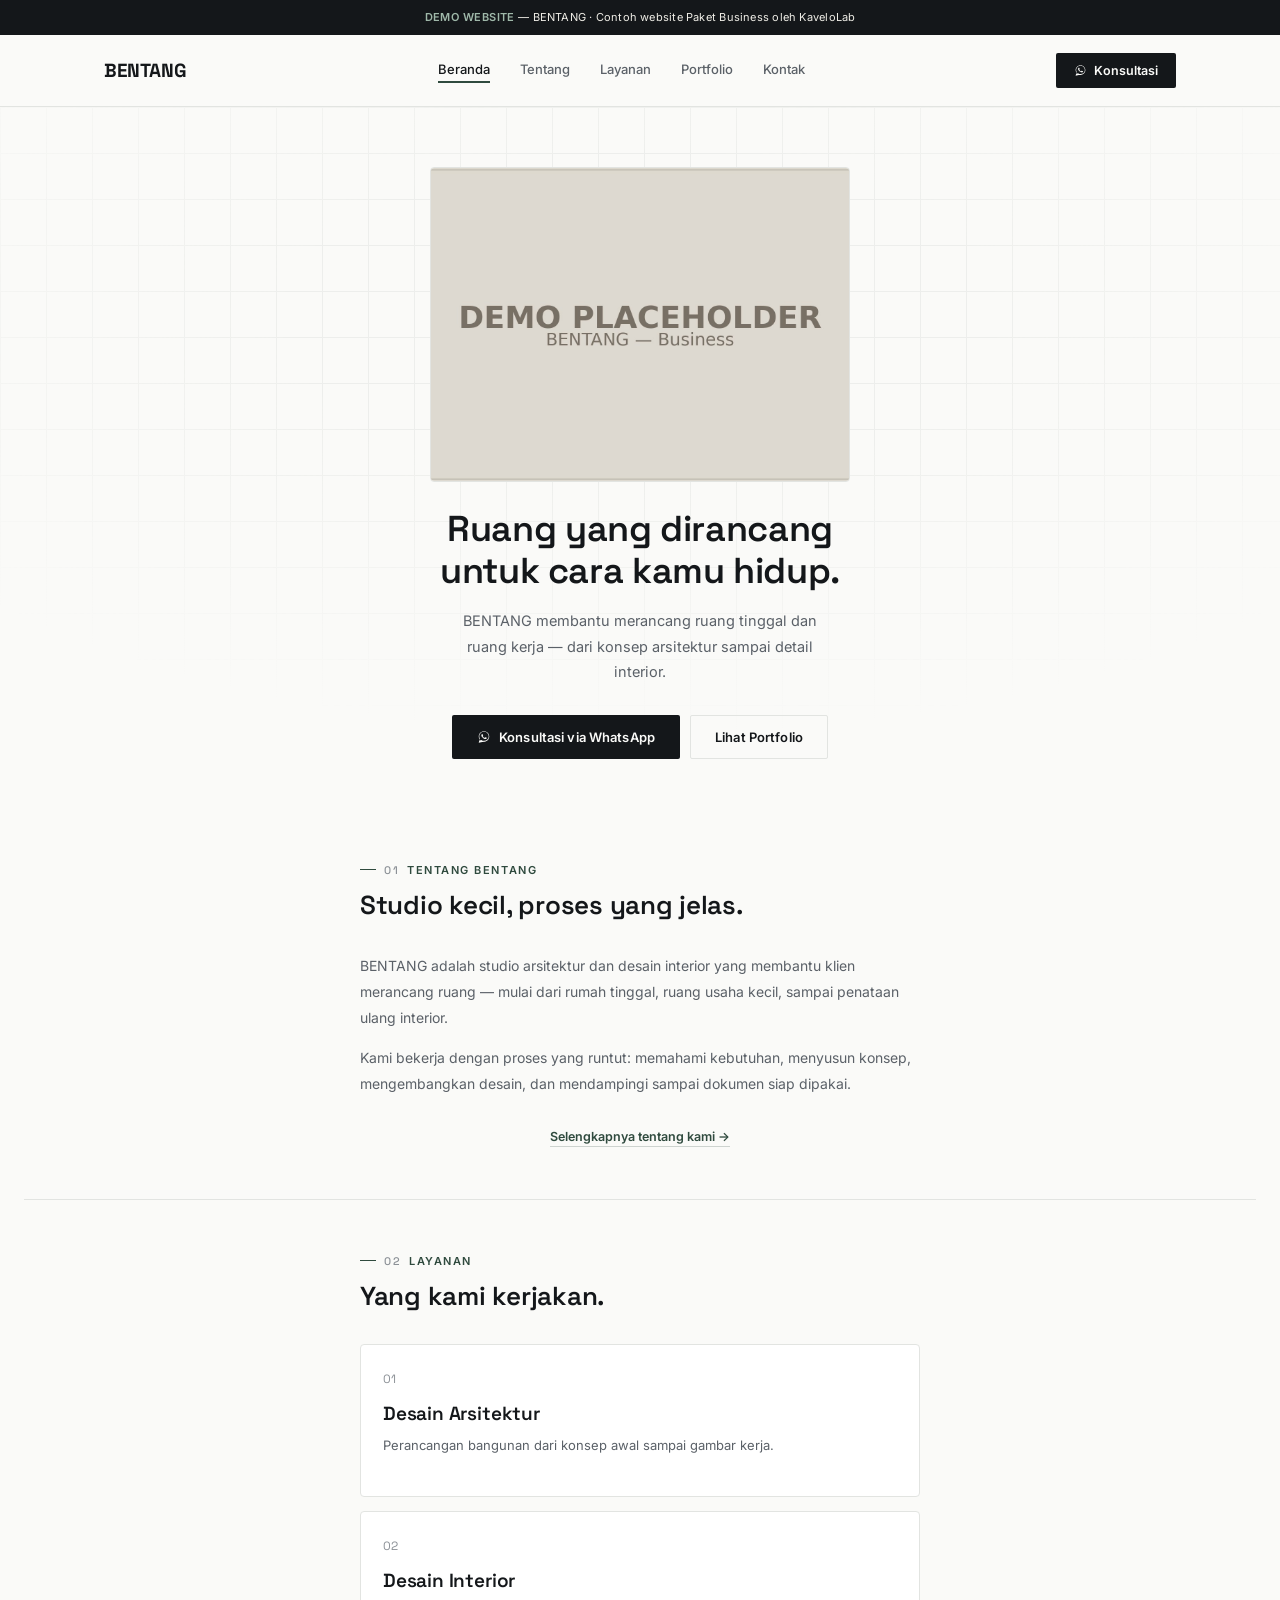
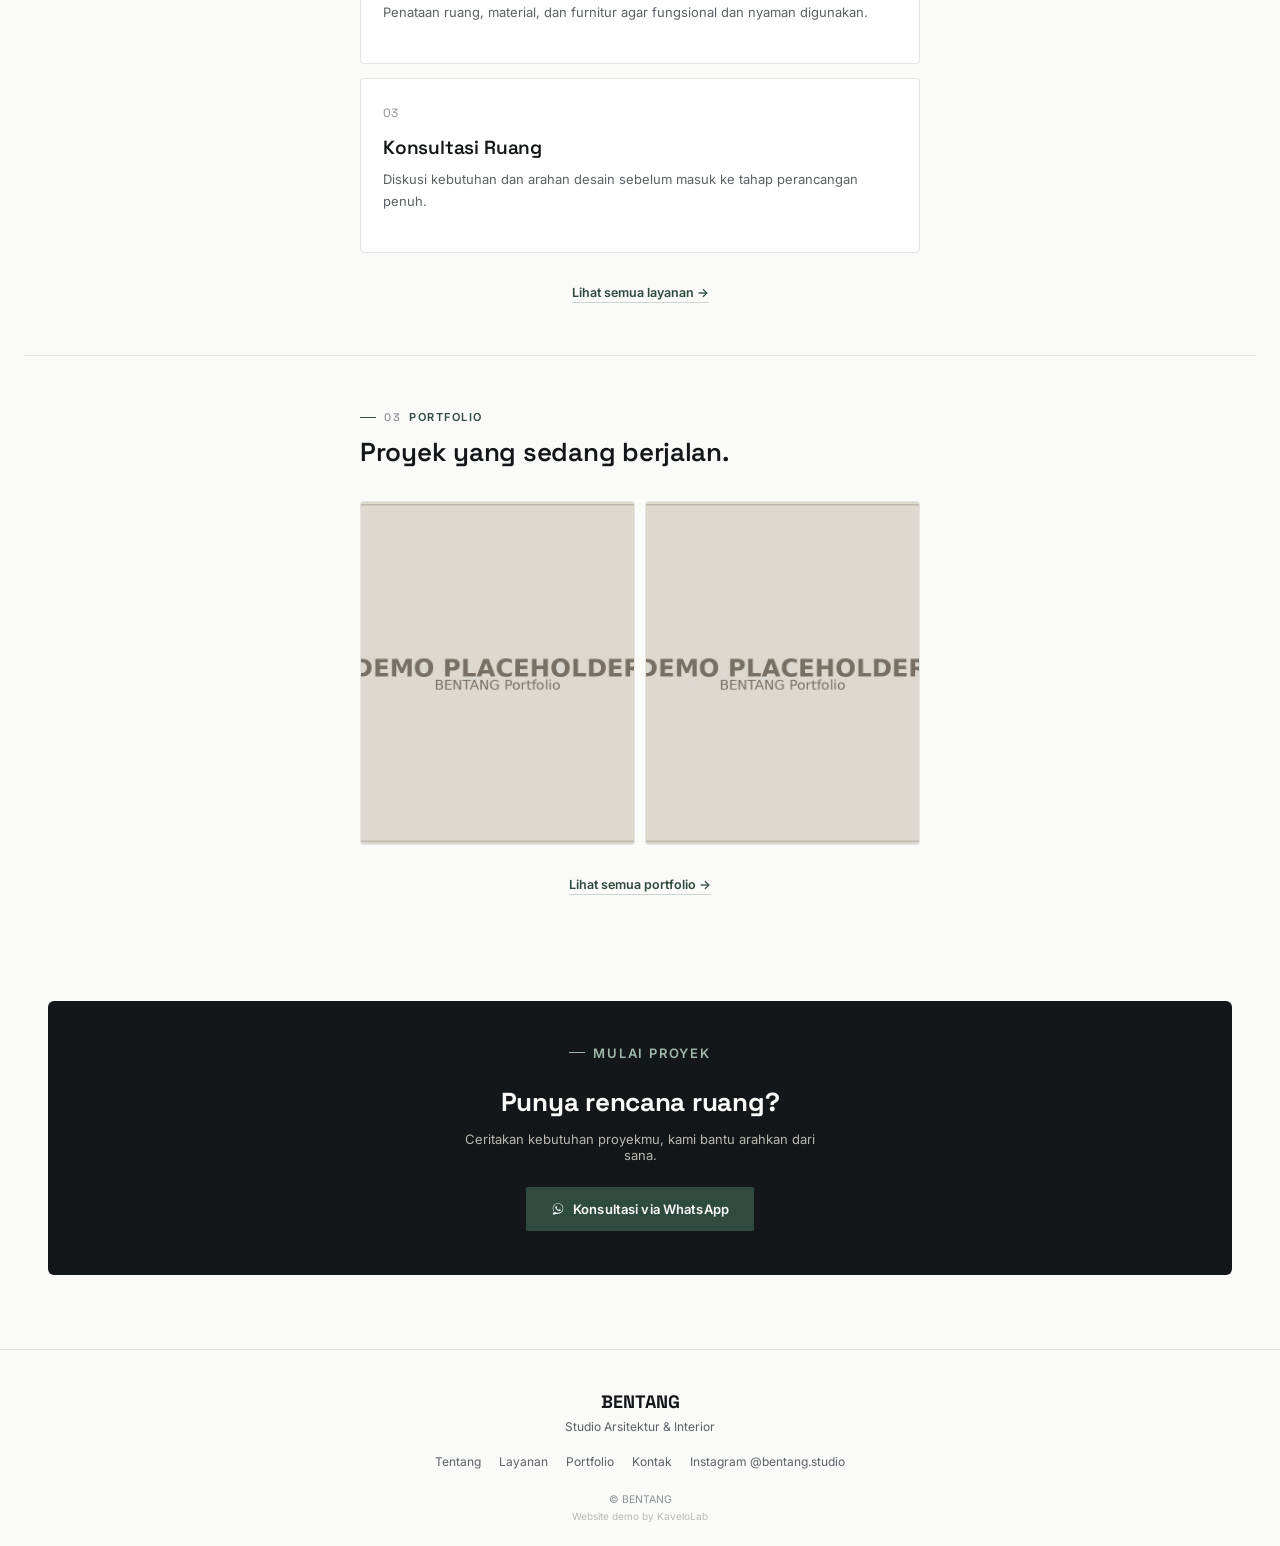
<file: index.html>
<!DOCTYPE html>
<html lang="id">
<head>
<meta charset="UTF-8">
<meta name="viewport" content="width=device-width, initial-scale=1.0">
<title>BENTANG — Studio Arsitektur & Interior</title>
<meta name="description" content="BENTANG — studio arsitektur dan desain interior. Konsultasi via WhatsApp.">
<link rel="preconnect" href="https://fonts.googleapis.com">
<link rel="preconnect" href="https://fonts.gstatic.com" crossorigin>
<link href="https://fonts.googleapis.com/css2?family=Space+Grotesk:wght@500;600;700&family=Inter:wght@400;500;600&display=swap" rel="stylesheet">
<link rel="stylesheet" href="assets/style.css">
</head>
<body>

<div class="demo-badge"><strong>DEMO WEBSITE</strong> — BENTANG · Contoh website Paket Business oleh KaveloLab</div>

<nav class="site-nav">
  <div class="wrap nav-inner">
    <a href="index.html" class="nav-logo">BENTANG</a>
    <div class="nav-links">
      <a href="index.html" class="active">Beranda</a>
      <a href="about.html">Tentang</a>
      <a href="services.html">Layanan</a>
      <a href="portfolio.html">Portfolio</a>
      <a href="contact.html">Kontak</a>
    </div>
    <a class="nav-cta wa-link" href="#" data-msg="Halo BENTANG, saya mau konsultasi." target="_blank" rel="noopener noreferrer">
      <svg viewBox="0 0 32 32" fill="currentColor" xmlns="http://www.w3.org/2000/svg"><path d="M16 3C9.373 3 4 8.373 4 15c0 2.31.65 4.47 1.78 6.31L4 29l7.9-1.74A11.9 11.9 0 0 0 16 27c6.627 0 12-5.373 12-12S22.627 3 16 3zm0 21.8c-1.94 0-3.75-.55-5.28-1.5l-.38-.23-4.7 1.03 1.02-4.58-.25-.4A9.76 9.76 0 0 1 5.2 15C5.2 9.03 10.03 4.2 16 4.2S26.8 9.03 26.8 15 21.97 24.8 16 24.8zm5.4-7.4c-.3-.15-1.77-.87-2.04-.97-.27-.1-.47-.15-.67.15-.2.3-.77.97-.94 1.17-.17.2-.35.22-.65.07-.3-.15-1.24-.46-2.36-1.47-.87-.78-1.46-1.74-1.63-2.04-.17-.3-.02-.46.13-.6.13-.14.3-.35.45-.52.15-.17.2-.3.3-.5.1-.2.05-.37-.02-.52-.08-.15-.67-1.62-.92-2.22-.24-.58-.49-.5-.67-.51h-.57c-.2 0-.52.07-.79.37s-1.04 1.02-1.04 2.48 1.07 2.87 1.22 3.07c.15.2 2.1 3.2 5.08 4.49.71.31 1.26.49 1.69.63.71.22 1.36.19 1.87.12.57-.09 1.77-.72 2.02-1.42.25-.7.25-1.3.17-1.42-.07-.13-.27-.2-.57-.35z"/></svg>
      Konsultasi
    </a>
    <button class="nav-toggle" aria-label="Menu"><span></span><span></span><span></span></button>
  </div>
  <div class="nav-mobile">
    <a href="index.html" class="active">Beranda</a>
    <a href="about.html">Tentang</a>
    <a href="services.html">Layanan</a>
    <a href="portfolio.html">Portfolio</a>
    <a href="contact.html">Kontak</a>
    <a class="wa-link" href="#" data-msg="Halo BENTANG, saya mau konsultasi." target="_blank" rel="noopener noreferrer">Konsultasi via WhatsApp</a>
  </div>
</nav>

<!-- ================= HERO ================= -->
<div class="hero">
  <div class="hero-grid-bg"></div>
  <div class="hero-photo-frame">
    <img src="assets/hero.jpg" alt="Proyek BENTANG" loading="eager" onload="this.nextElementSibling.style.display='none';" onerror="this.remove();">
    <div class="ph-fallback">
      <svg viewBox="0 0 24 24" fill="none" stroke="currentColor" stroke-width="1.4" xmlns="http://www.w3.org/2000/svg"><rect x="3" y="4" width="18" height="16" rx="1"/><circle cx="8.5" cy="9.5" r="1.5"/><path d="M21 16l-5.5-5.5L3 20"/></svg>
      <span>Foto proyek segera hadir</span>
    </div>
  </div>
  <h1>Ruang yang dirancang untuk cara kamu hidup.</h1>
  <p class="lead">BENTANG membantu merancang ruang tinggal dan ruang kerja — dari konsep arsitektur sampai detail interior.</p>
  <div class="hero-ctas">
    <a class="btn btn-primary wa-link" href="#" data-msg="Halo BENTANG, saya mau konsultasi proyek." target="_blank" rel="noopener noreferrer">
      <svg viewBox="0 0 32 32" fill="currentColor" xmlns="http://www.w3.org/2000/svg"><path d="M16 3C9.373 3 4 8.373 4 15c0 2.31.65 4.47 1.78 6.31L4 29l7.9-1.74A11.9 11.9 0 0 0 16 27c6.627 0 12-5.373 12-12S22.627 3 16 3zm0 21.8c-1.94 0-3.75-.55-5.28-1.5l-.38-.23-4.7 1.03 1.02-4.58-.25-.4A9.76 9.76 0 0 1 5.2 15C5.2 9.03 10.03 4.2 16 4.2S26.8 9.03 26.8 15 21.97 24.8 16 24.8zm5.4-7.4c-.3-.15-1.77-.87-2.04-.97-.27-.1-.47-.15-.67.15-.2.3-.77.97-.94 1.17-.17.2-.35.22-.65.07-.3-.15-1.24-.46-2.36-1.47-.87-.78-1.46-1.74-1.63-2.04-.17-.3-.02-.46.13-.6.13-.14.3-.35.45-.52.15-.17.2-.3.3-.5.1-.2.05-.37-.02-.52-.08-.15-.67-1.62-.92-2.22-.24-.58-.49-.5-.67-.51h-.57c-.2 0-.52.07-.79.37s-1.04 1.02-1.04 2.48 1.07 2.87 1.22 3.07c.15.2 2.1 3.2 5.08 4.49.71.31 1.26.49 1.69.63.71.22 1.36.19 1.87.12.57-.09 1.77-.72 2.02-1.42.25-.7.25-1.3.17-1.42-.07-.13-.27-.2-.57-.35z"/></svg>
      Konsultasi via WhatsApp
    </a>
    <a class="btn btn-outline" href="portfolio.html">Lihat Portfolio</a>
  </div>
</div>

<!-- ================= TENTANG (teaser) ================= -->
<section>
  <div class="col">
    <div class="section-head">
      <p class="eyebrow"><span class="num">01</span> Tentang BENTANG</p>
      <h2>Studio kecil, proses yang jelas.</h2>
    </div>
    <div class="prose">
      <p>BENTANG adalah studio arsitektur dan desain interior yang membantu klien merancang ruang — mulai dari rumah tinggal, ruang usaha kecil, sampai penataan ulang interior.</p>
      <p>Kami bekerja dengan proses yang runtut: memahami kebutuhan, menyusun konsep, mengembangkan desain, dan mendampingi sampai dokumen siap dipakai.</p>
    </div>
    <div class="section-foot"><a href="about.html">Selengkapnya tentang kami →</a></div>
  </div>
</section>

<hr class="rule">

<!-- ================= LAYANAN (teaser) ================= -->
<section>
  <div class="col">
    <div class="section-head">
      <p class="eyebrow"><span class="num">02</span> Layanan</p>
      <h2>Yang kami kerjakan.</h2>
    </div>
    <div class="service-list">
      <div class="service-card">
        <div class="num">01</div>
        <h3>Desain Arsitektur</h3>
        <p>Perancangan bangunan dari konsep awal sampai gambar kerja.</p>
      </div>
      <div class="service-card">
        <div class="num">02</div>
        <h3>Desain Interior</h3>
        <p>Penataan ruang, material, dan furnitur agar fungsional dan nyaman digunakan.</p>
      </div>
      <div class="service-card">
        <div class="num">03</div>
        <h3>Konsultasi Ruang</h3>
        <p>Diskusi kebutuhan dan arahan desain sebelum masuk ke tahap perancangan penuh.</p>
      </div>
    </div>
    <div class="section-foot"><a href="services.html">Lihat semua layanan →</a></div>
  </div>
</section>

<hr class="rule">

<!-- ================= PORTFOLIO (teaser) ================= -->
<section>
  <div class="col">
    <div class="section-head">
      <p class="eyebrow"><span class="num">03</span> Portfolio</p>
      <h2>Proyek yang sedang berjalan.</h2>
    </div>
    <div class="gallery-grid">
      <div class="gallery-item">
        <img src="assets/portfolio-01.jpg" alt="Portfolio BENTANG 1" loading="lazy" onload="this.nextElementSibling.style.display='none';" onerror="this.remove();">
        <div class="ph-fallback">
          <svg viewBox="0 0 24 24" fill="none" stroke="currentColor" stroke-width="1.4" xmlns="http://www.w3.org/2000/svg"><rect x="3" y="4" width="18" height="16" rx="1"/><circle cx="8.5" cy="9.5" r="1.5"/><path d="M21 16l-5.5-5.5L3 20"/></svg>
          <span>01</span>
        </div>
      </div>
      <div class="gallery-item">
        <img src="assets/portfolio-02.jpg" alt="Portfolio BENTANG 2" loading="lazy" onload="this.nextElementSibling.style.display='none';" onerror="this.remove();">
        <div class="ph-fallback">
          <svg viewBox="0 0 24 24" fill="none" stroke="currentColor" stroke-width="1.4" xmlns="http://www.w3.org/2000/svg"><rect x="3" y="4" width="18" height="16" rx="1"/><circle cx="8.5" cy="9.5" r="1.5"/><path d="M21 16l-5.5-5.5L3 20"/></svg>
          <span>02</span>
        </div>
      </div>
    </div>
    <div class="section-foot"><a href="portfolio.html">Lihat semua portfolio →</a></div>
  </div>
</section>

<!-- ================= CTA ================= -->
<section>
  <div class="cta-block">
    <p class="eyebrow">Mulai Proyek</p>
    <h2>Punya rencana ruang?</h2>
    <p>Ceritakan kebutuhan proyekmu, kami bantu arahkan dari sana.</p>
    <a class="btn btn-accent wa-link" href="#" data-msg="Halo BENTANG, saya mau konsultasi proyek." target="_blank" rel="noopener noreferrer">
      <svg viewBox="0 0 32 32" fill="currentColor" xmlns="http://www.w3.org/2000/svg"><path d="M16 3C9.373 3 4 8.373 4 15c0 2.31.65 4.47 1.78 6.31L4 29l7.9-1.74A11.9 11.9 0 0 0 16 27c6.627 0 12-5.373 12-12S22.627 3 16 3zm0 21.8c-1.94 0-3.75-.55-5.28-1.5l-.38-.23-4.7 1.03 1.02-4.58-.25-.4A9.76 9.76 0 0 1 5.2 15C5.2 9.03 10.03 4.2 16 4.2S26.8 9.03 26.8 15 21.97 24.8 16 24.8zm5.4-7.4c-.3-.15-1.77-.87-2.04-.97-.27-.1-.47-.15-.67.15-.2.3-.77.97-.94 1.17-.17.2-.35.22-.65.07-.3-.15-1.24-.46-2.36-1.47-.87-.78-1.46-1.74-1.63-2.04-.17-.3-.02-.46.13-.6.13-.14.3-.35.45-.52.15-.17.2-.3.3-.5.1-.2.05-.37-.02-.52-.08-.15-.67-1.62-.92-2.22-.24-.58-.49-.5-.67-.51h-.57c-.2 0-.52.07-.79.37s-1.04 1.02-1.04 2.48 1.07 2.87 1.22 3.07c.15.2 2.1 3.2 5.08 4.49.71.31 1.26.49 1.69.63.71.22 1.36.19 1.87.12.57-.09 1.77-.72 2.02-1.42.25-.7.25-1.3.17-1.42-.07-.13-.27-.2-.57-.35z"/></svg>
      Konsultasi via WhatsApp
    </a>
  </div>
</section>

<footer>
  <div class="foot-logo">BENTANG</div>
  <div class="foot-tag">Studio Arsitektur & Interior</div>
  <div class="foot-links">
    <a href="about.html">Tentang</a>
    <a href="services.html">Layanan</a>
    <a href="portfolio.html">Portfolio</a>
    <a href="contact.html">Kontak</a>
    <span>Instagram @bentang.studio</span>
  </div>
  <div class="foot-copy">&copy; BENTANG</div>
  <div class="foot-attr">Website demo by KaveloLab</div>
</footer>

<script src="assets/config.js"></script>
<script src="assets/main.js"></script>
</body>
</html>
</file>
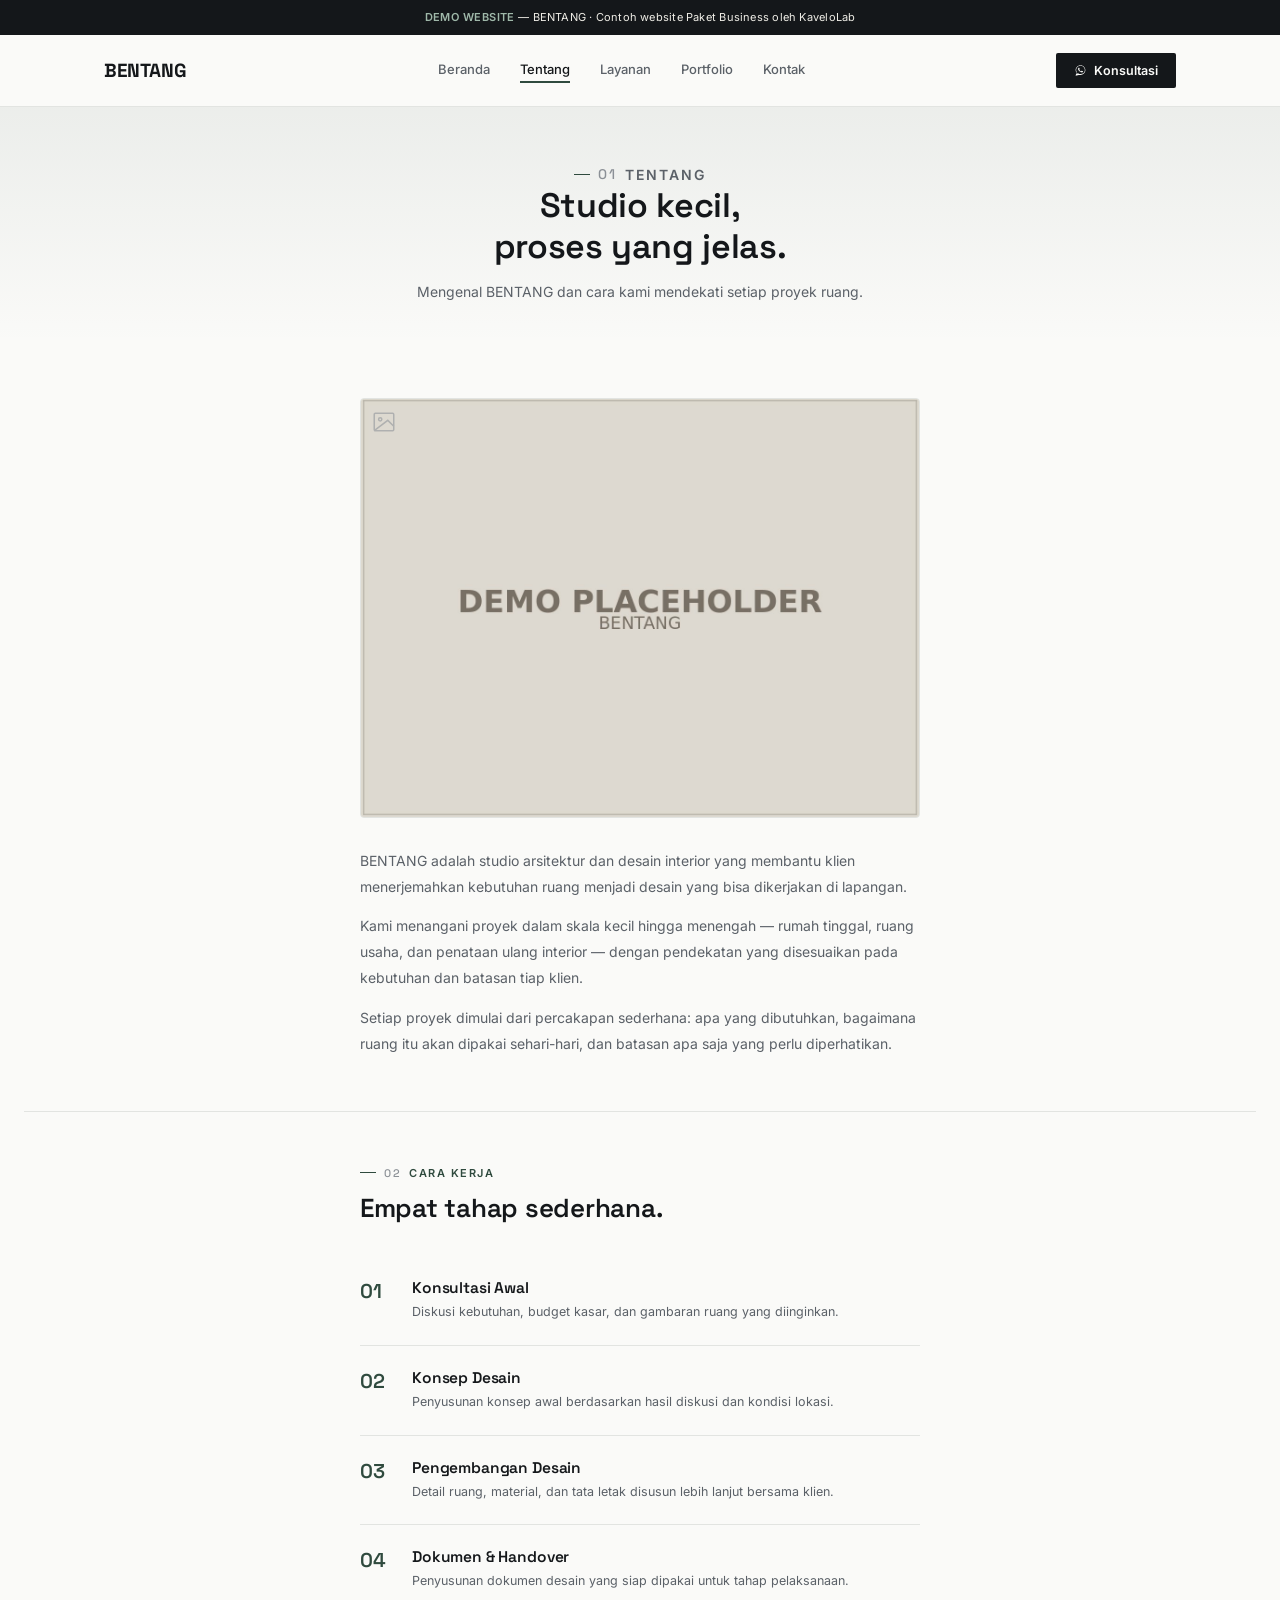
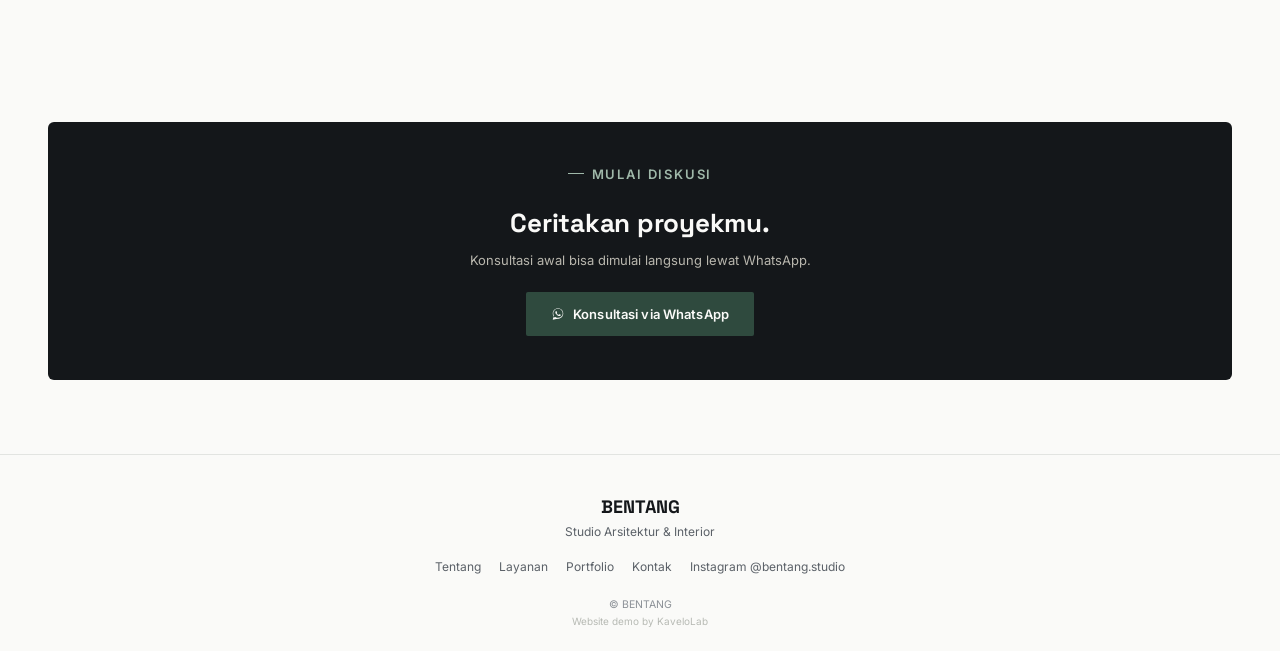
<file: about.html>
<!DOCTYPE html>
<html lang="id">
<head>
<meta charset="UTF-8">
<meta name="viewport" content="width=device-width, initial-scale=1.0">
<title>Tentang — BENTANG Studio Arsitektur & Interior</title>
<meta name="description" content="Tentang BENTANG, studio arsitektur dan desain interior, serta cara kami bekerja.">
<link rel="preconnect" href="https://fonts.googleapis.com">
<link rel="preconnect" href="https://fonts.gstatic.com" crossorigin>
<link href="https://fonts.googleapis.com/css2?family=Space+Grotesk:wght@500;600;700&family=Inter:wght@400;500;600&display=swap" rel="stylesheet">
<link rel="stylesheet" href="assets/style.css">
</head>
<body>

<div class="demo-badge"><strong>DEMO WEBSITE</strong> — BENTANG · Contoh website Paket Business oleh KaveloLab</div>

<nav class="site-nav">
  <div class="wrap nav-inner">
    <a href="index.html" class="nav-logo">BENTANG</a>
    <div class="nav-links">
      <a href="index.html">Beranda</a>
      <a href="about.html" class="active">Tentang</a>
      <a href="services.html">Layanan</a>
      <a href="portfolio.html">Portfolio</a>
      <a href="contact.html">Kontak</a>
    </div>
    <a class="nav-cta wa-link" href="#" data-msg="Halo BENTANG, saya mau konsultasi." target="_blank" rel="noopener noreferrer">
      <svg viewBox="0 0 32 32" fill="currentColor" xmlns="http://www.w3.org/2000/svg"><path d="M16 3C9.373 3 4 8.373 4 15c0 2.31.65 4.47 1.78 6.31L4 29l7.9-1.74A11.9 11.9 0 0 0 16 27c6.627 0 12-5.373 12-12S22.627 3 16 3zm0 21.8c-1.94 0-3.75-.55-5.28-1.5l-.38-.23-4.7 1.03 1.02-4.58-.25-.4A9.76 9.76 0 0 1 5.2 15C5.2 9.03 10.03 4.2 16 4.2S26.8 9.03 26.8 15 21.97 24.8 16 24.8zm5.4-7.4c-.3-.15-1.77-.87-2.04-.97-.27-.1-.47-.15-.67.15-.2.3-.77.97-.94 1.17-.17.2-.35.22-.65.07-.3-.15-1.24-.46-2.36-1.47-.87-.78-1.46-1.74-1.63-2.04-.17-.3-.02-.46.13-.6.13-.14.3-.35.45-.52.15-.17.2-.3.3-.5.1-.2.05-.37-.02-.52-.08-.15-.67-1.62-.92-2.22-.24-.58-.49-.5-.67-.51h-.57c-.2 0-.52.07-.79.37s-1.04 1.02-1.04 2.48 1.07 2.87 1.22 3.07c.15.2 2.1 3.2 5.08 4.49.71.31 1.26.49 1.69.63.71.22 1.36.19 1.87.12.57-.09 1.77-.72 2.02-1.42.25-.7.25-1.3.17-1.42-.07-.13-.27-.2-.57-.35z"/></svg>
      Konsultasi
    </a>
    <button class="nav-toggle" aria-label="Menu"><span></span><span></span><span></span></button>
  </div>
  <div class="nav-mobile">
    <a href="index.html">Beranda</a>
    <a href="about.html" class="active">Tentang</a>
    <a href="services.html">Layanan</a>
    <a href="portfolio.html">Portfolio</a>
    <a href="contact.html">Kontak</a>
    <a class="wa-link" href="#" data-msg="Halo BENTANG, saya mau konsultasi." target="_blank" rel="noopener noreferrer">Konsultasi via WhatsApp</a>
  </div>
</nav>

<div class="page-header">
  <p class="eyebrow"><span class="num">01</span> Tentang</p>
  <h1>Studio kecil,<br>proses yang jelas.</h1>
  <p>Mengenal BENTANG dan cara kami mendekati setiap proyek ruang.</p>
</div>

<section>
  <div class="col">
    <div class="about-photo">
      <img src="assets/about.jpg" alt="Tim BENTANG" loading="lazy" onerror="this.remove();">
      <div class="ph-fallback">
        <svg viewBox="0 0 24 24" fill="none" stroke="currentColor" stroke-width="1.4" xmlns="http://www.w3.org/2000/svg"><rect x="3" y="4" width="18" height="16" rx="1"/><circle cx="8.5" cy="9.5" r="1.5"/><path d="M21 16l-5.5-5.5L3 20"/></svg>
        <span>Foto studio segera hadir</span>
      </div>
    </div>
    <div class="prose">
      <p>BENTANG adalah studio arsitektur dan desain interior yang membantu klien menerjemahkan kebutuhan ruang menjadi desain yang bisa dikerjakan di lapangan.</p>
      <p>Kami menangani proyek dalam skala kecil hingga menengah — rumah tinggal, ruang usaha, dan penataan ulang interior — dengan pendekatan yang disesuaikan pada kebutuhan dan batasan tiap klien.</p>
      <p>Setiap proyek dimulai dari percakapan sederhana: apa yang dibutuhkan, bagaimana ruang itu akan dipakai sehari-hari, dan batasan apa saja yang perlu diperhatikan.</p>
    </div>
  </div>
</section>

<hr class="rule">

<section>
  <div class="col">
    <div class="section-head">
      <p class="eyebrow"><span class="num">02</span> Cara Kerja</p>
      <h2>Empat tahap sederhana.</h2>
    </div>
    <div class="steps">
      <div class="step">
        <div class="num">01</div>
        <div>
          <h3>Konsultasi Awal</h3>
          <p>Diskusi kebutuhan, budget kasar, dan gambaran ruang yang diinginkan.</p>
        </div>
      </div>
      <div class="step">
        <div class="num">02</div>
        <div>
          <h3>Konsep Desain</h3>
          <p>Penyusunan konsep awal berdasarkan hasil diskusi dan kondisi lokasi.</p>
        </div>
      </div>
      <div class="step">
        <div class="num">03</div>
        <div>
          <h3>Pengembangan Desain</h3>
          <p>Detail ruang, material, dan tata letak disusun lebih lanjut bersama klien.</p>
        </div>
      </div>
      <div class="step">
        <div class="num">04</div>
        <div>
          <h3>Dokumen & Handover</h3>
          <p>Penyusunan dokumen desain yang siap dipakai untuk tahap pelaksanaan.</p>
        </div>
      </div>
    </div>
  </div>
</section>

<section>
  <div class="cta-block">
    <p class="eyebrow">Mulai Diskusi</p>
    <h2>Ceritakan proyekmu.</h2>
    <p>Konsultasi awal bisa dimulai langsung lewat WhatsApp.</p>
    <a class="btn btn-accent wa-link" href="#" data-msg="Halo BENTANG, saya mau konsultasi proyek." target="_blank" rel="noopener noreferrer">
      <svg viewBox="0 0 32 32" fill="currentColor" xmlns="http://www.w3.org/2000/svg"><path d="M16 3C9.373 3 4 8.373 4 15c0 2.31.65 4.47 1.78 6.31L4 29l7.9-1.74A11.9 11.9 0 0 0 16 27c6.627 0 12-5.373 12-12S22.627 3 16 3zm0 21.8c-1.94 0-3.75-.55-5.28-1.5l-.38-.23-4.7 1.03 1.02-4.58-.25-.4A9.76 9.76 0 0 1 5.2 15C5.2 9.03 10.03 4.2 16 4.2S26.8 9.03 26.8 15 21.97 24.8 16 24.8zm5.4-7.4c-.3-.15-1.77-.87-2.04-.97-.27-.1-.47-.15-.67.15-.2.3-.77.97-.94 1.17-.17.2-.35.22-.65.07-.3-.15-1.24-.46-2.36-1.47-.87-.78-1.46-1.74-1.63-2.04-.17-.3-.02-.46.13-.6.13-.14.3-.35.45-.52.15-.17.2-.3.3-.5.1-.2.05-.37-.02-.52-.08-.15-.67-1.62-.92-2.22-.24-.58-.49-.5-.67-.51h-.57c-.2 0-.52.07-.79.37s-1.04 1.02-1.04 2.48 1.07 2.87 1.22 3.07c.15.2 2.1 3.2 5.08 4.49.71.31 1.26.49 1.69.63.71.22 1.36.19 1.87.12.57-.09 1.77-.72 2.02-1.42.25-.7.25-1.3.17-1.42-.07-.13-.27-.2-.57-.35z"/></svg>
      Konsultasi via WhatsApp
    </a>
  </div>
</section>

<footer>
  <div class="foot-logo">BENTANG</div>
  <div class="foot-tag">Studio Arsitektur & Interior</div>
  <div class="foot-links">
    <a href="about.html">Tentang</a>
    <a href="services.html">Layanan</a>
    <a href="portfolio.html">Portfolio</a>
    <a href="contact.html">Kontak</a>
    <span>Instagram @bentang.studio</span>
  </div>
  <div class="foot-copy">&copy; BENTANG</div>
  <div class="foot-attr">Website demo by KaveloLab</div>
</footer>

<script src="assets/config.js"></script>
<script src="assets/main.js"></script>
</body>
</html>
</file>
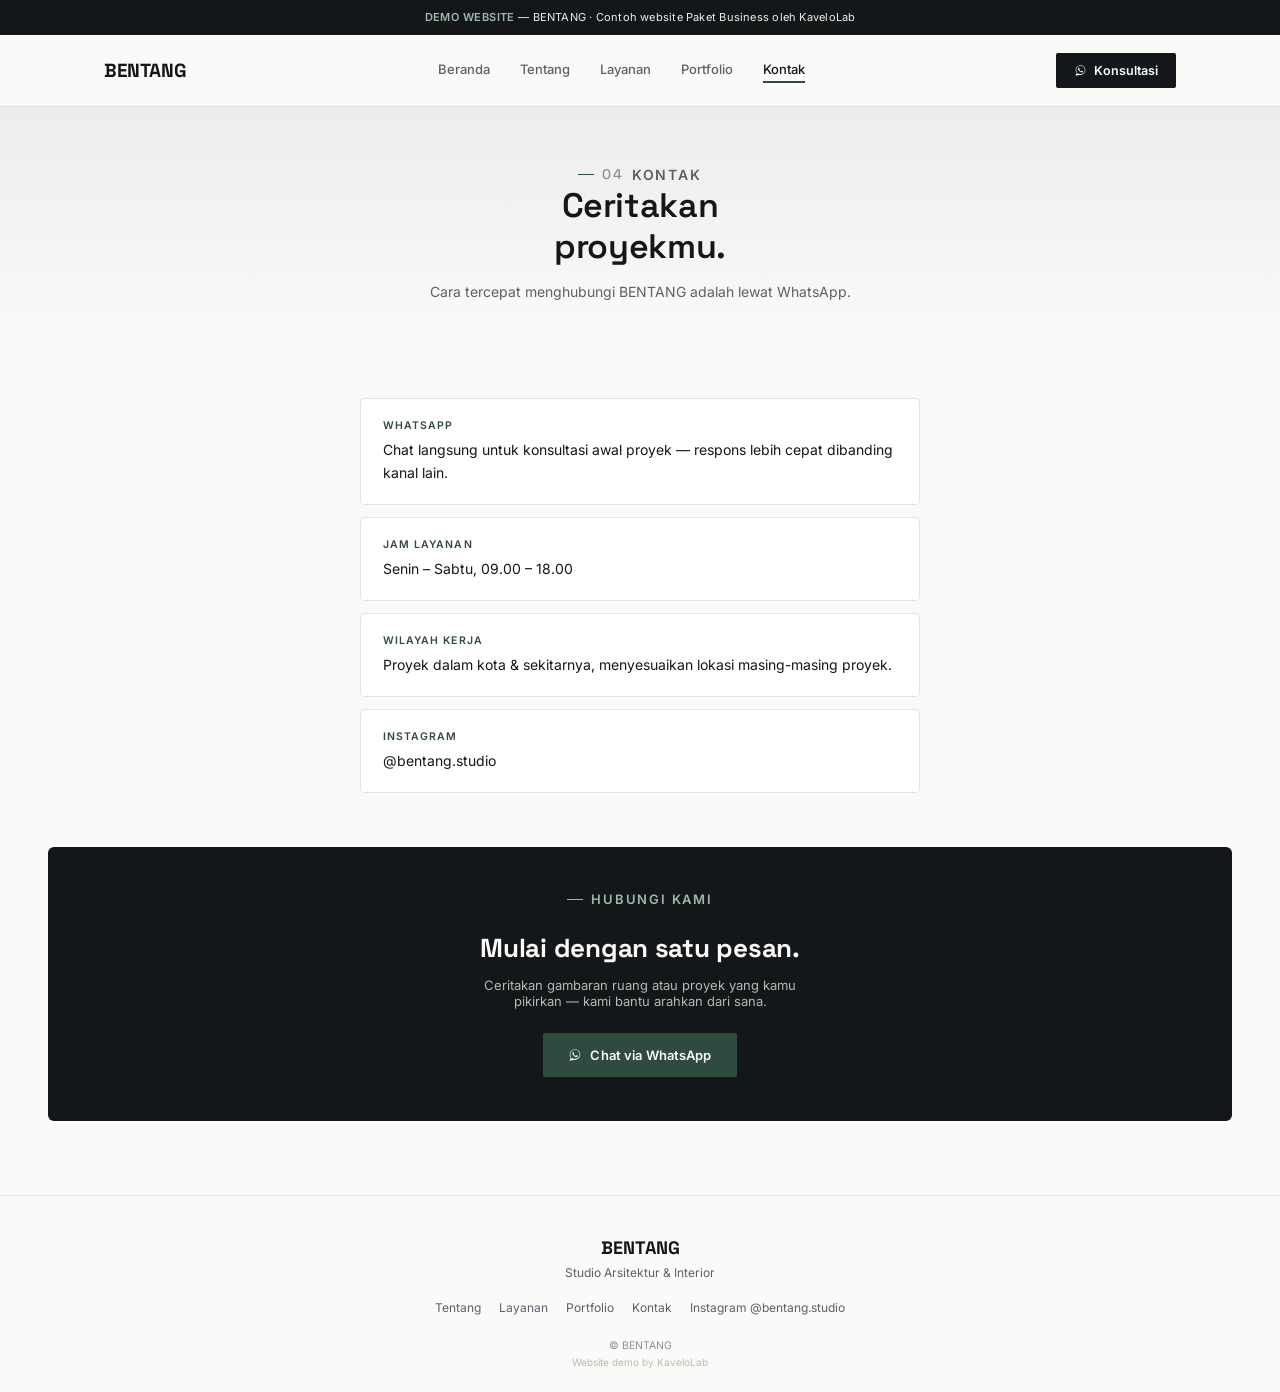
<file: contact.html>
<!DOCTYPE html>
<html lang="id">
<head>
<meta charset="UTF-8">
<meta name="viewport" content="width=device-width, initial-scale=1.0">
<title>Kontak — BENTANG Studio Arsitektur & Interior</title>
<meta name="description" content="Hubungi BENTANG via WhatsApp untuk konsultasi proyek arsitektur dan interior.">
<link rel="preconnect" href="https://fonts.googleapis.com">
<link rel="preconnect" href="https://fonts.gstatic.com" crossorigin>
<link href="https://fonts.googleapis.com/css2?family=Space+Grotesk:wght@500;600;700&family=Inter:wght@400;500;600&display=swap" rel="stylesheet">
<link rel="stylesheet" href="assets/style.css">
</head>
<body>

<div class="demo-badge"><strong>DEMO WEBSITE</strong> — BENTANG · Contoh website Paket Business oleh KaveloLab</div>

<nav class="site-nav">
  <div class="wrap nav-inner">
    <a href="index.html" class="nav-logo">BENTANG</a>
    <div class="nav-links">
      <a href="index.html">Beranda</a>
      <a href="about.html">Tentang</a>
      <a href="services.html">Layanan</a>
      <a href="portfolio.html">Portfolio</a>
      <a href="contact.html" class="active">Kontak</a>
    </div>
    <a class="nav-cta wa-link" href="#" data-msg="Halo BENTANG, saya mau konsultasi." target="_blank" rel="noopener noreferrer">
      <svg viewBox="0 0 32 32" fill="currentColor" xmlns="http://www.w3.org/2000/svg"><path d="M16 3C9.373 3 4 8.373 4 15c0 2.31.65 4.47 1.78 6.31L4 29l7.9-1.74A11.9 11.9 0 0 0 16 27c6.627 0 12-5.373 12-12S22.627 3 16 3zm0 21.8c-1.94 0-3.75-.55-5.28-1.5l-.38-.23-4.7 1.03 1.02-4.58-.25-.4A9.76 9.76 0 0 1 5.2 15C5.2 9.03 10.03 4.2 16 4.2S26.8 9.03 26.8 15 21.97 24.8 16 24.8zm5.4-7.4c-.3-.15-1.77-.87-2.04-.97-.27-.1-.47-.15-.67.15-.2.3-.77.97-.94 1.17-.17.2-.35.22-.65.07-.3-.15-1.24-.46-2.36-1.47-.87-.78-1.46-1.74-1.63-2.04-.17-.3-.02-.46.13-.6.13-.14.3-.35.45-.52.15-.17.2-.3.3-.5.1-.2.05-.37-.02-.52-.08-.15-.67-1.62-.92-2.22-.24-.58-.49-.5-.67-.51h-.57c-.2 0-.52.07-.79.37s-1.04 1.02-1.04 2.48 1.07 2.87 1.22 3.07c.15.2 2.1 3.2 5.08 4.49.71.31 1.26.49 1.69.63.71.22 1.36.19 1.87.12.57-.09 1.77-.72 2.02-1.42.25-.7.25-1.3.17-1.42-.07-.13-.27-.2-.57-.35z"/></svg>
      Konsultasi
    </a>
    <button class="nav-toggle" aria-label="Menu"><span></span><span></span><span></span></button>
  </div>
  <div class="nav-mobile">
    <a href="index.html">Beranda</a>
    <a href="about.html">Tentang</a>
    <a href="services.html">Layanan</a>
    <a href="portfolio.html">Portfolio</a>
    <a href="contact.html" class="active">Kontak</a>
    <a class="wa-link" href="#" data-msg="Halo BENTANG, saya mau konsultasi." target="_blank" rel="noopener noreferrer">Konsultasi via WhatsApp</a>
  </div>
</nav>

<div class="page-header">
  <p class="eyebrow"><span class="num">04</span> Kontak</p>
  <h1>Ceritakan<br>proyekmu.</h1>
  <p>Cara tercepat menghubungi BENTANG adalah lewat WhatsApp.</p>
</div>

<section>
  <div class="col">
    <div class="info-grid">
      <div class="info-card">
        <div class="lbl">WhatsApp</div>
        <div class="val">Chat langsung untuk konsultasi awal proyek — respons lebih cepat dibanding kanal lain.</div>
      </div>
      <div class="info-card">
        <div class="lbl">Jam Layanan</div>
        <div class="val">Senin – Sabtu, 09.00 – 18.00</div>
      </div>
      <div class="info-card">
        <div class="lbl">Wilayah Kerja</div>
        <div class="val">Proyek dalam kota & sekitarnya, menyesuaikan lokasi masing-masing proyek.</div>
      </div>
      <div class="info-card">
        <div class="lbl">Instagram</div>
        <div class="val">@bentang.studio</div>
      </div>
    </div>
  </div>
</section>

<section style="padding-top:0;">
  <div class="cta-block">
    <p class="eyebrow">Hubungi Kami</p>
    <h2>Mulai dengan satu pesan.</h2>
    <p>Ceritakan gambaran ruang atau proyek yang kamu pikirkan — kami bantu arahkan dari sana.</p>
    <a class="btn btn-accent wa-link" href="#" data-msg="Halo BENTANG, saya mau konsultasi proyek." target="_blank" rel="noopener noreferrer">
      <svg viewBox="0 0 32 32" fill="currentColor" xmlns="http://www.w3.org/2000/svg"><path d="M16 3C9.373 3 4 8.373 4 15c0 2.31.65 4.47 1.78 6.31L4 29l7.9-1.74A11.9 11.9 0 0 0 16 27c6.627 0 12-5.373 12-12S22.627 3 16 3zm0 21.8c-1.94 0-3.75-.55-5.28-1.5l-.38-.23-4.7 1.03 1.02-4.58-.25-.4A9.76 9.76 0 0 1 5.2 15C5.2 9.03 10.03 4.2 16 4.2S26.8 9.03 26.8 15 21.97 24.8 16 24.8zm5.4-7.4c-.3-.15-1.77-.87-2.04-.97-.27-.1-.47-.15-.67.15-.2.3-.77.97-.94 1.17-.17.2-.35.22-.65.07-.3-.15-1.24-.46-2.36-1.47-.87-.78-1.46-1.74-1.63-2.04-.17-.3-.02-.46.13-.6.13-.14.3-.35.45-.52.15-.17.2-.3.3-.5.1-.2.05-.37-.02-.52-.08-.15-.67-1.62-.92-2.22-.24-.58-.49-.5-.67-.51h-.57c-.2 0-.52.07-.79.37s-1.04 1.02-1.04 2.48 1.07 2.87 1.22 3.07c.15.2 2.1 3.2 5.08 4.49.71.31 1.26.49 1.69.63.71.22 1.36.19 1.87.12.57-.09 1.77-.72 2.02-1.42.25-.7.25-1.3.17-1.42-.07-.13-.27-.2-.57-.35z"/></svg>
      Chat via WhatsApp
    </a>
  </div>
</section>

<footer>
  <div class="foot-logo">BENTANG</div>
  <div class="foot-tag">Studio Arsitektur & Interior</div>
  <div class="foot-links">
    <a href="about.html">Tentang</a>
    <a href="services.html">Layanan</a>
    <a href="portfolio.html">Portfolio</a>
    <a href="contact.html">Kontak</a>
    <span>Instagram @bentang.studio</span>
  </div>
  <div class="foot-copy">&copy; BENTANG</div>
  <div class="foot-attr">Website demo by KaveloLab</div>
</footer>

<script src="assets/config.js"></script>
<script src="assets/main.js"></script>
</body>
</html>
</file>
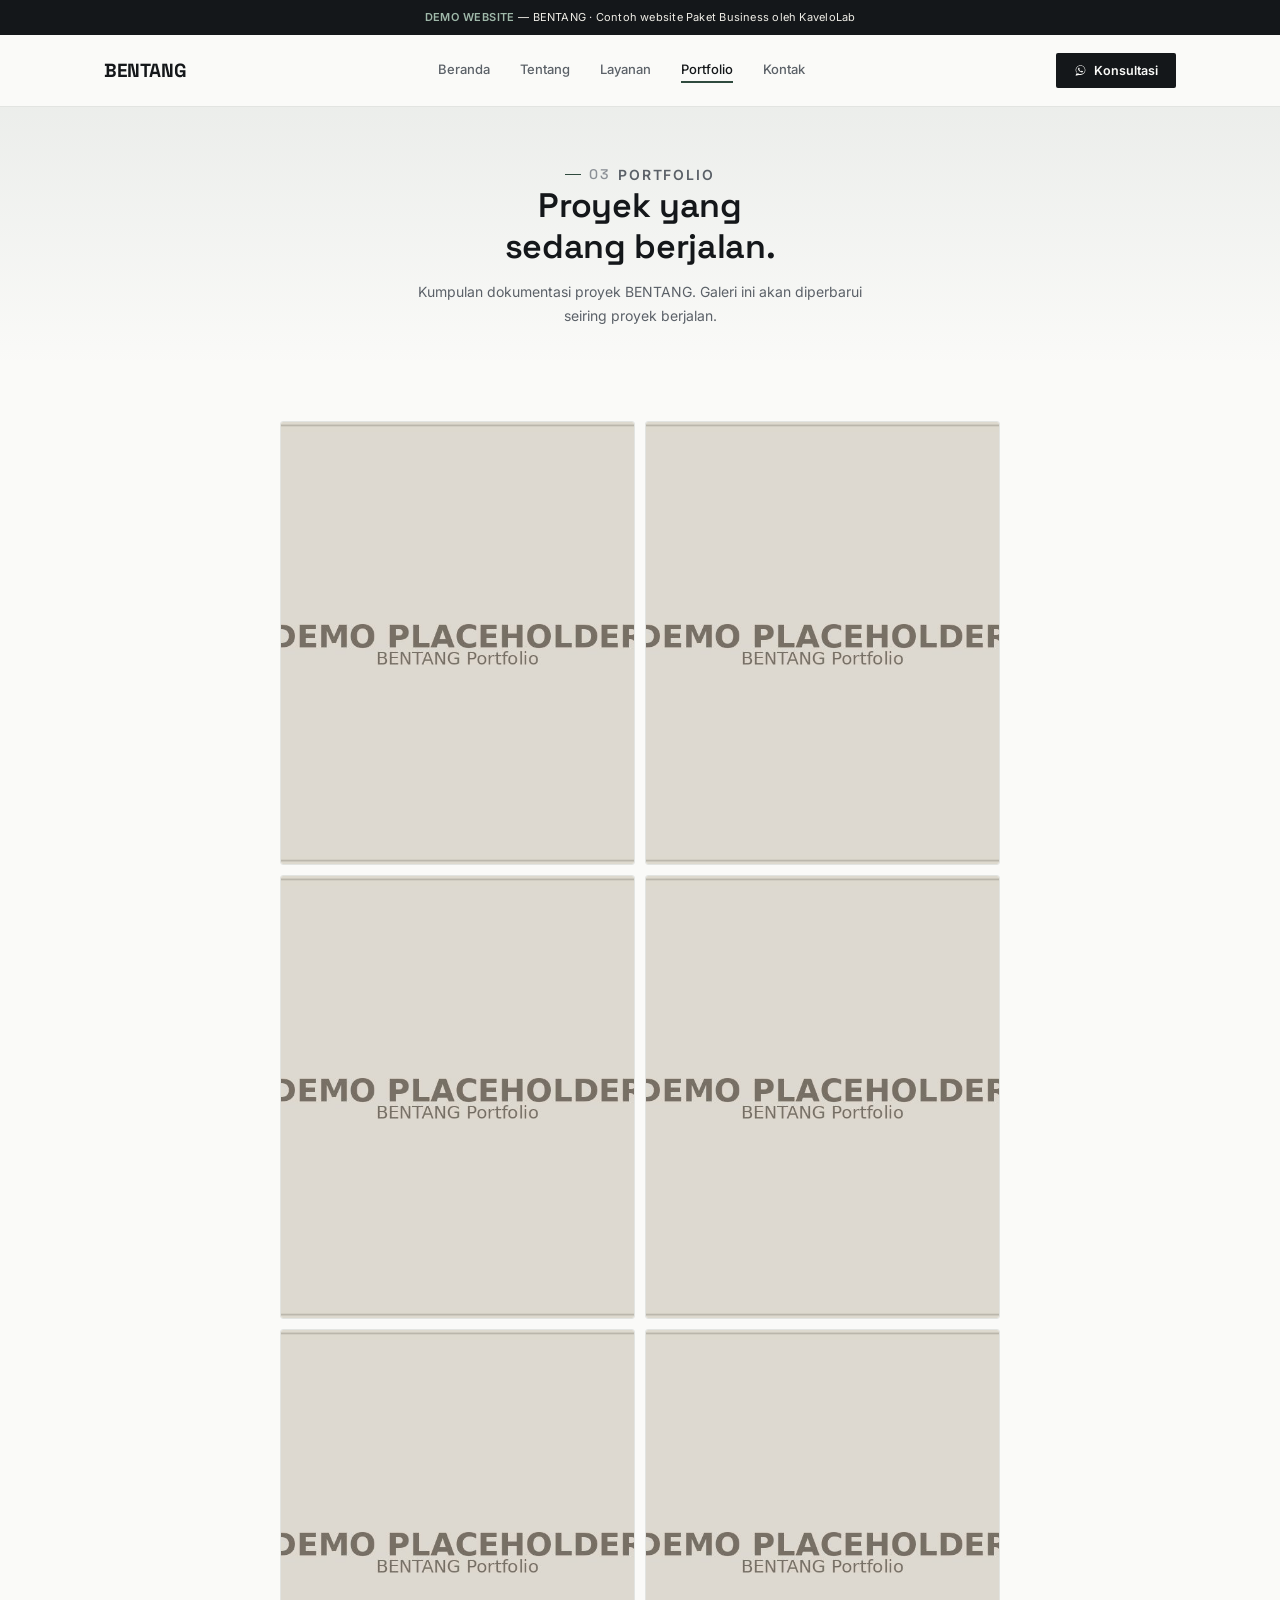
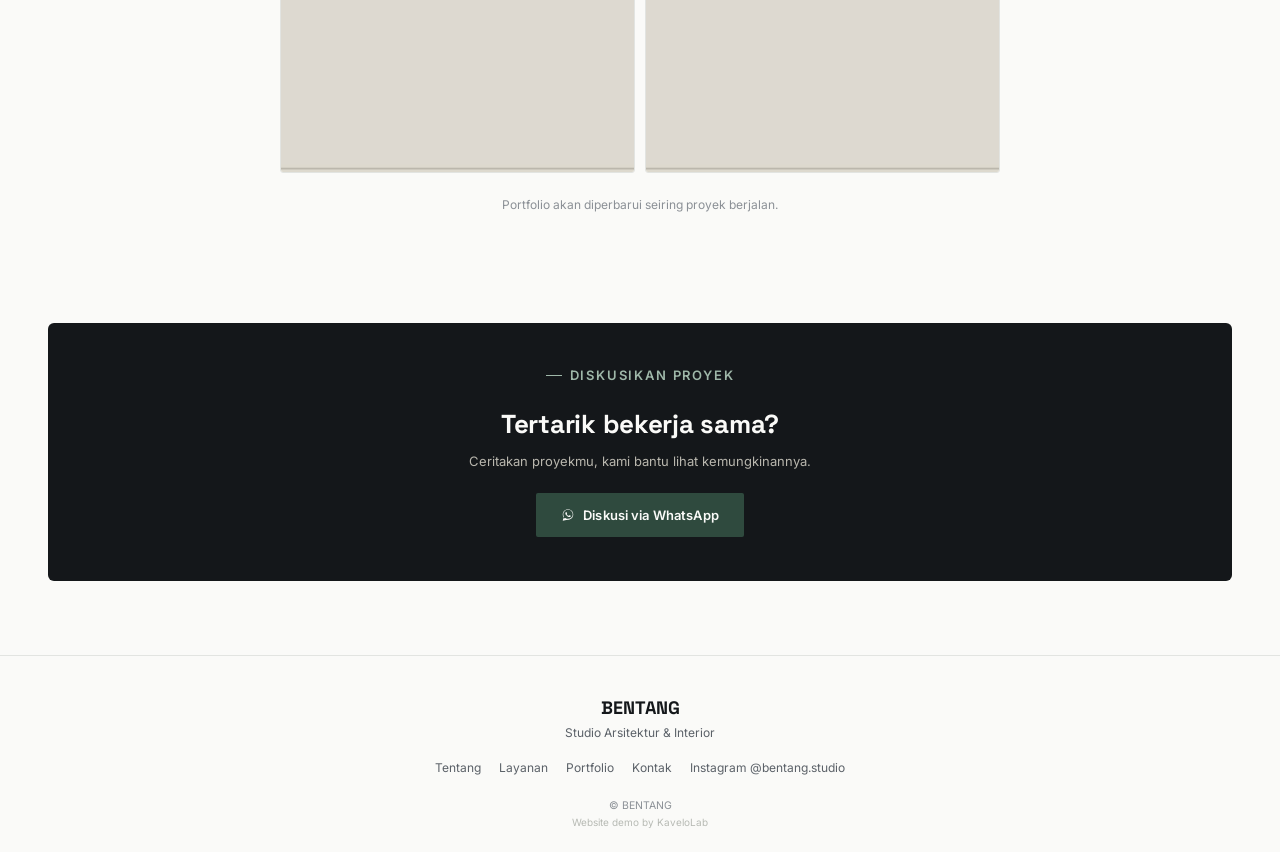
<file: portfolio.html>
<!DOCTYPE html>
<html lang="id">
<head>
<meta charset="UTF-8">
<meta name="viewport" content="width=device-width, initial-scale=1.0">
<title>Portfolio — BENTANG Studio Arsitektur & Interior</title>
<meta name="description" content="Portfolio proyek BENTANG, studio arsitektur dan desain interior.">
<link rel="preconnect" href="https://fonts.googleapis.com">
<link rel="preconnect" href="https://fonts.gstatic.com" crossorigin>
<link href="https://fonts.googleapis.com/css2?family=Space+Grotesk:wght@500;600;700&family=Inter:wght@400;500;600&display=swap" rel="stylesheet">
<link rel="stylesheet" href="assets/style.css">
</head>
<body>

<div class="demo-badge"><strong>DEMO WEBSITE</strong> — BENTANG · Contoh website Paket Business oleh KaveloLab</div>

<nav class="site-nav">
  <div class="wrap nav-inner">
    <a href="index.html" class="nav-logo">BENTANG</a>
    <div class="nav-links">
      <a href="index.html">Beranda</a>
      <a href="about.html">Tentang</a>
      <a href="services.html">Layanan</a>
      <a href="portfolio.html" class="active">Portfolio</a>
      <a href="contact.html">Kontak</a>
    </div>
    <a class="nav-cta wa-link" href="#" data-msg="Halo BENTANG, saya mau konsultasi." target="_blank" rel="noopener noreferrer">
      <svg viewBox="0 0 32 32" fill="currentColor" xmlns="http://www.w3.org/2000/svg"><path d="M16 3C9.373 3 4 8.373 4 15c0 2.31.65 4.47 1.78 6.31L4 29l7.9-1.74A11.9 11.9 0 0 0 16 27c6.627 0 12-5.373 12-12S22.627 3 16 3zm0 21.8c-1.94 0-3.75-.55-5.28-1.5l-.38-.23-4.7 1.03 1.02-4.58-.25-.4A9.76 9.76 0 0 1 5.2 15C5.2 9.03 10.03 4.2 16 4.2S26.8 9.03 26.8 15 21.97 24.8 16 24.8zm5.4-7.4c-.3-.15-1.77-.87-2.04-.97-.27-.1-.47-.15-.67.15-.2.3-.77.97-.94 1.17-.17.2-.35.22-.65.07-.3-.15-1.24-.46-2.36-1.47-.87-.78-1.46-1.74-1.63-2.04-.17-.3-.02-.46.13-.6.13-.14.3-.35.45-.52.15-.17.2-.3.3-.5.1-.2.05-.37-.02-.52-.08-.15-.67-1.62-.92-2.22-.24-.58-.49-.5-.67-.51h-.57c-.2 0-.52.07-.79.37s-1.04 1.02-1.04 2.48 1.07 2.87 1.22 3.07c.15.2 2.1 3.2 5.08 4.49.71.31 1.26.49 1.69.63.71.22 1.36.19 1.87.12.57-.09 1.77-.72 2.02-1.42.25-.7.25-1.3.17-1.42-.07-.13-.27-.2-.57-.35z"/></svg>
      Konsultasi
    </a>
    <button class="nav-toggle" aria-label="Menu"><span></span><span></span><span></span></button>
  </div>
  <div class="nav-mobile">
    <a href="index.html">Beranda</a>
    <a href="about.html">Tentang</a>
    <a href="services.html">Layanan</a>
    <a href="portfolio.html" class="active">Portfolio</a>
    <a href="contact.html">Kontak</a>
    <a class="wa-link" href="#" data-msg="Halo BENTANG, saya mau konsultasi." target="_blank" rel="noopener noreferrer">Konsultasi via WhatsApp</a>
  </div>
</nav>

<div class="page-header">
  <p class="eyebrow"><span class="num">03</span> Portfolio</p>
  <h1>Proyek yang<br>sedang berjalan.</h1>
  <p>Kumpulan dokumentasi proyek BENTANG. Galeri ini akan diperbarui seiring proyek berjalan.</p>
</div>

<section>
  <div class="wrap">
    <div class="gallery-grid" style="max-width:720px; margin:0 auto; grid-template-columns:repeat(2,1fr);">
      <div class="gallery-item">
        <img src="assets/portfolio-01.jpg" alt="Portfolio BENTANG 1" loading="lazy" onload="this.nextElementSibling.style.display='none';" onerror="this.remove();">
        <div class="ph-fallback">
          <svg viewBox="0 0 24 24" fill="none" stroke="currentColor" stroke-width="1.4" xmlns="http://www.w3.org/2000/svg"><rect x="3" y="4" width="18" height="16" rx="1"/><circle cx="8.5" cy="9.5" r="1.5"/><path d="M21 16l-5.5-5.5L3 20"/></svg>
          <span>01</span>
        </div>
      </div>
      <div class="gallery-item">
        <img src="assets/portfolio-02.jpg" alt="Portfolio BENTANG 2" loading="lazy" onload="this.nextElementSibling.style.display='none';" onerror="this.remove();">
        <div class="ph-fallback">
          <svg viewBox="0 0 24 24" fill="none" stroke="currentColor" stroke-width="1.4" xmlns="http://www.w3.org/2000/svg"><rect x="3" y="4" width="18" height="16" rx="1"/><circle cx="8.5" cy="9.5" r="1.5"/><path d="M21 16l-5.5-5.5L3 20"/></svg>
          <span>02</span>
        </div>
      </div>
      <div class="gallery-item">
        <img src="assets/portfolio-03.jpg" alt="Portfolio BENTANG 3" loading="lazy" onload="this.nextElementSibling.style.display='none';" onerror="this.remove();">
        <div class="ph-fallback">
          <svg viewBox="0 0 24 24" fill="none" stroke="currentColor" stroke-width="1.4" xmlns="http://www.w3.org/2000/svg"><rect x="3" y="4" width="18" height="16" rx="1"/><circle cx="8.5" cy="9.5" r="1.5"/><path d="M21 16l-5.5-5.5L3 20"/></svg>
          <span>03</span>
        </div>
      </div>
      <div class="gallery-item">
        <img src="assets/portfolio-04.jpg" alt="Portfolio BENTANG 4" loading="lazy" onload="this.nextElementSibling.style.display='none';" onerror="this.remove();">
        <div class="ph-fallback">
          <svg viewBox="0 0 24 24" fill="none" stroke="currentColor" stroke-width="1.4" xmlns="http://www.w3.org/2000/svg"><rect x="3" y="4" width="18" height="16" rx="1"/><circle cx="8.5" cy="9.5" r="1.5"/><path d="M21 16l-5.5-5.5L3 20"/></svg>
          <span>04</span>
        </div>
      </div>
      <div class="gallery-item">
        <img src="assets/portfolio-05.jpg" alt="Portfolio BENTANG 5" loading="lazy" onload="this.nextElementSibling.style.display='none';" onerror="this.remove();">
        <div class="ph-fallback">
          <svg viewBox="0 0 24 24" fill="none" stroke="currentColor" stroke-width="1.4" xmlns="http://www.w3.org/2000/svg"><rect x="3" y="4" width="18" height="16" rx="1"/><circle cx="8.5" cy="9.5" r="1.5"/><path d="M21 16l-5.5-5.5L3 20"/></svg>
          <span>05</span>
        </div>
      </div>
      <div class="gallery-item">
        <img src="assets/portfolio-06.jpg" alt="Portfolio BENTANG 6" loading="lazy" onload="this.nextElementSibling.style.display='none';" onerror="this.remove();">
        <div class="ph-fallback">
          <svg viewBox="0 0 24 24" fill="none" stroke="currentColor" stroke-width="1.4" xmlns="http://www.w3.org/2000/svg"><rect x="3" y="4" width="18" height="16" rx="1"/><circle cx="8.5" cy="9.5" r="1.5"/><path d="M21 16l-5.5-5.5L3 20"/></svg>
          <span>06</span>
        </div>
      </div>
    </div>
    <p class="gallery-note">Portfolio akan diperbarui seiring proyek berjalan.</p>
  </div>
</section>

<section>
  <div class="cta-block">
    <p class="eyebrow">Diskusikan Proyek</p>
    <h2>Tertarik bekerja sama?</h2>
    <p>Ceritakan proyekmu, kami bantu lihat kemungkinannya.</p>
    <a class="btn btn-accent wa-link" href="#" data-msg="Halo BENTANG, saya lihat portfolio dan tertarik diskusi proyek." target="_blank" rel="noopener noreferrer">
      <svg viewBox="0 0 32 32" fill="currentColor" xmlns="http://www.w3.org/2000/svg"><path d="M16 3C9.373 3 4 8.373 4 15c0 2.31.65 4.47 1.78 6.31L4 29l7.9-1.74A11.9 11.9 0 0 0 16 27c6.627 0 12-5.373 12-12S22.627 3 16 3zm0 21.8c-1.94 0-3.75-.55-5.28-1.5l-.38-.23-4.7 1.03 1.02-4.58-.25-.4A9.76 9.76 0 0 1 5.2 15C5.2 9.03 10.03 4.2 16 4.2S26.8 9.03 26.8 15 21.97 24.8 16 24.8zm5.4-7.4c-.3-.15-1.77-.87-2.04-.97-.27-.1-.47-.15-.67.15-.2.3-.77.97-.94 1.17-.17.2-.35.22-.65.07-.3-.15-1.24-.46-2.36-1.47-.87-.78-1.46-1.74-1.63-2.04-.17-.3-.02-.46.13-.6.13-.14.3-.35.45-.52.15-.17.2-.3.3-.5.1-.2.05-.37-.02-.52-.08-.15-.67-1.62-.92-2.22-.24-.58-.49-.5-.67-.51h-.57c-.2 0-.52.07-.79.37s-1.04 1.02-1.04 2.48 1.07 2.87 1.22 3.07c.15.2 2.1 3.2 5.08 4.49.71.31 1.26.49 1.69.63.71.22 1.36.19 1.87.12.57-.09 1.77-.72 2.02-1.42.25-.7.25-1.3.17-1.42-.07-.13-.27-.2-.57-.35z"/></svg>
      Diskusi via WhatsApp
    </a>
  </div>
</section>

<footer>
  <div class="foot-logo">BENTANG</div>
  <div class="foot-tag">Studio Arsitektur & Interior</div>
  <div class="foot-links">
    <a href="about.html">Tentang</a>
    <a href="services.html">Layanan</a>
    <a href="portfolio.html">Portfolio</a>
    <a href="contact.html">Kontak</a>
    <span>Instagram @bentang.studio</span>
  </div>
  <div class="foot-copy">&copy; BENTANG</div>
  <div class="foot-attr">Website demo by KaveloLab</div>
</footer>

<script src="assets/config.js"></script>
<script src="assets/main.js"></script>
</body>
</html>
</file>
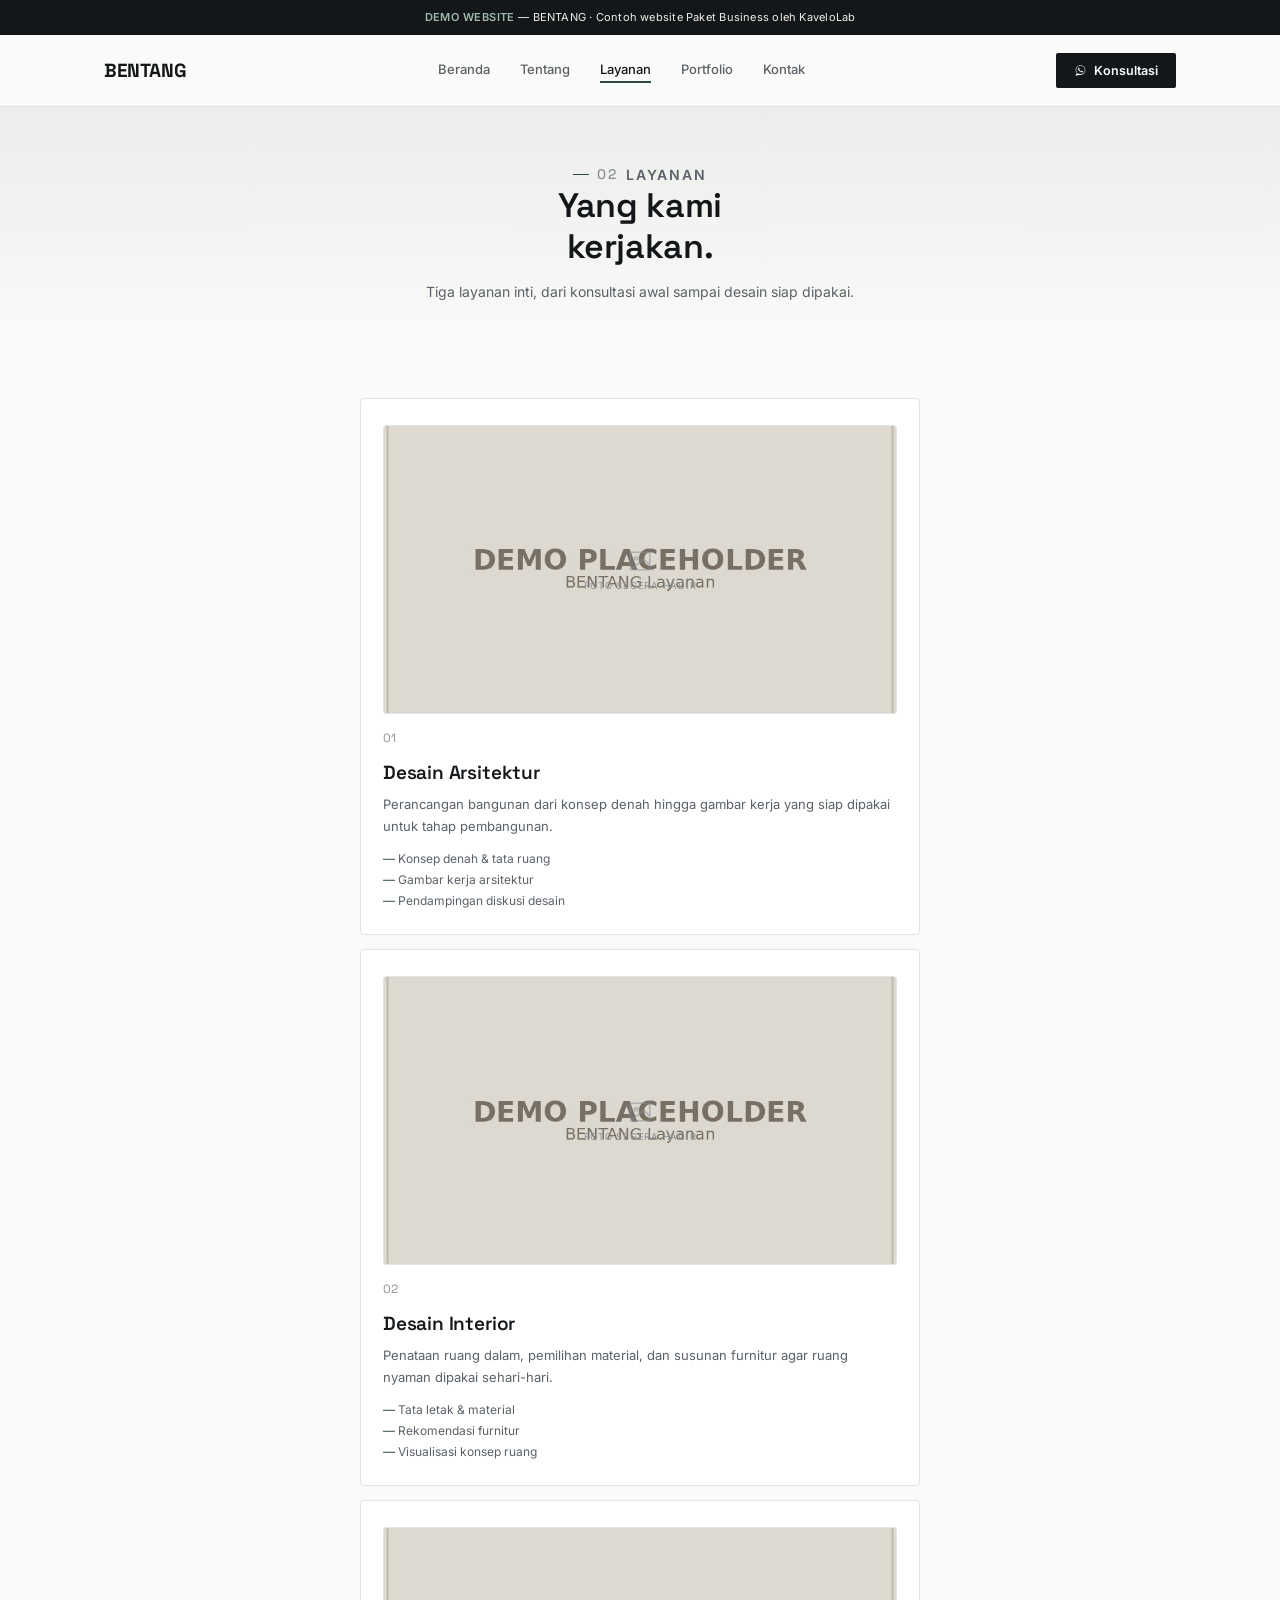
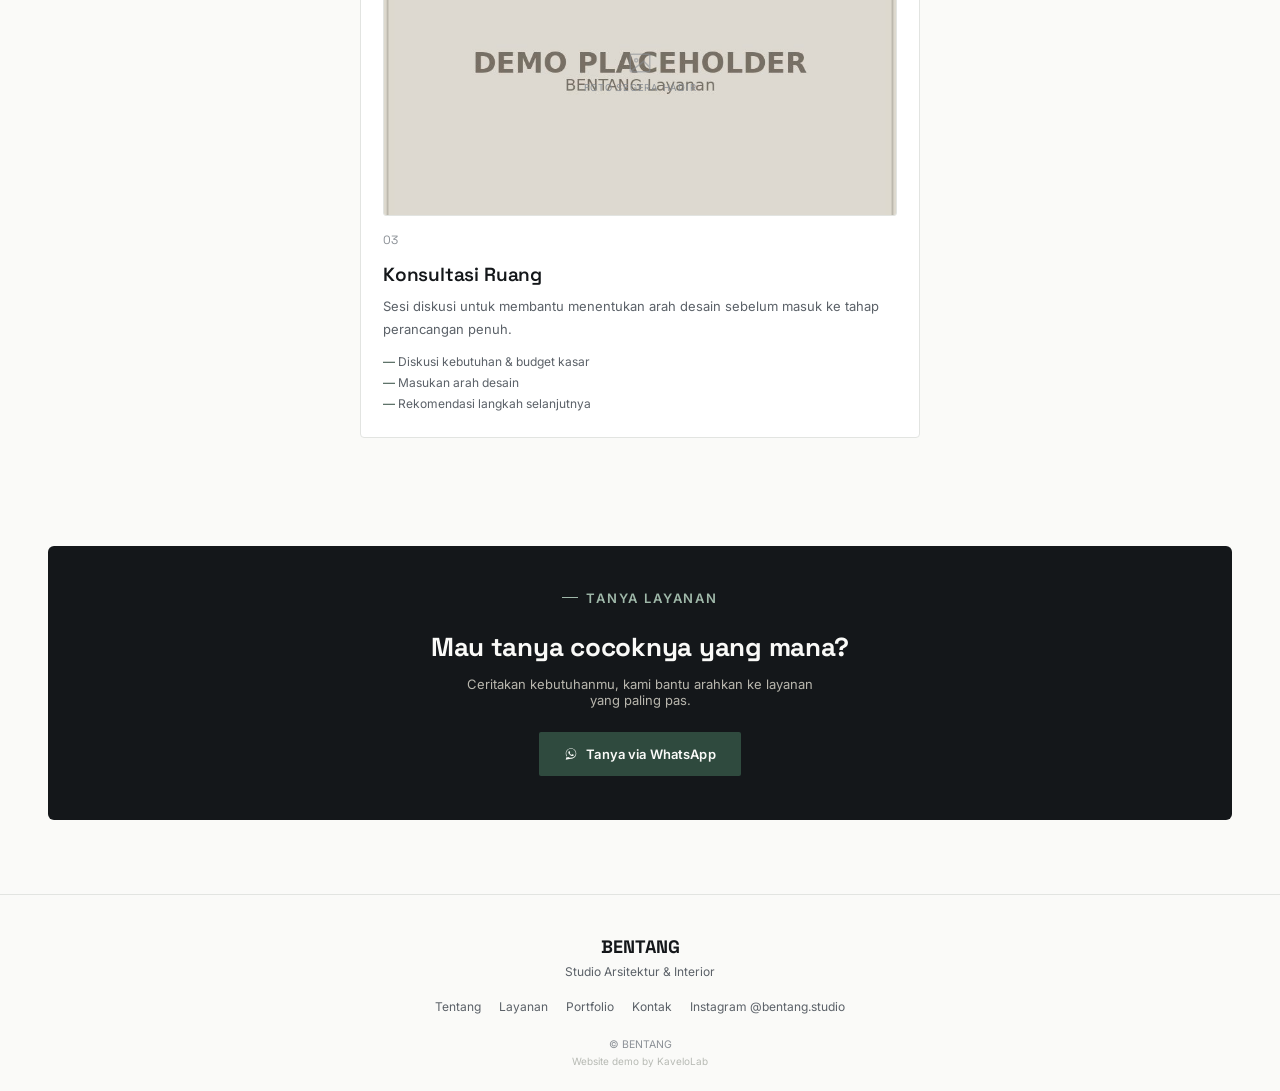
<file: services.html>
<!DOCTYPE html>
<html lang="id">
<head>
<meta charset="UTF-8">
<meta name="viewport" content="width=device-width, initial-scale=1.0">
<title>Layanan — BENTANG Studio Arsitektur & Interior</title>
<meta name="description" content="Layanan desain arsitektur, desain interior, dan konsultasi ruang dari BENTANG.">
<link rel="preconnect" href="https://fonts.googleapis.com">
<link rel="preconnect" href="https://fonts.gstatic.com" crossorigin>
<link href="https://fonts.googleapis.com/css2?family=Space+Grotesk:wght@500;600;700&family=Inter:wght@400;500;600&display=swap" rel="stylesheet">
<link rel="stylesheet" href="assets/style.css">
</head>
<body>

<div class="demo-badge"><strong>DEMO WEBSITE</strong> — BENTANG · Contoh website Paket Business oleh KaveloLab</div>

<nav class="site-nav">
  <div class="wrap nav-inner">
    <a href="index.html" class="nav-logo">BENTANG</a>
    <div class="nav-links">
      <a href="index.html">Beranda</a>
      <a href="about.html">Tentang</a>
      <a href="services.html" class="active">Layanan</a>
      <a href="portfolio.html">Portfolio</a>
      <a href="contact.html">Kontak</a>
    </div>
    <a class="nav-cta wa-link" href="#" data-msg="Halo BENTANG, saya mau konsultasi." target="_blank" rel="noopener noreferrer">
      <svg viewBox="0 0 32 32" fill="currentColor" xmlns="http://www.w3.org/2000/svg"><path d="M16 3C9.373 3 4 8.373 4 15c0 2.31.65 4.47 1.78 6.31L4 29l7.9-1.74A11.9 11.9 0 0 0 16 27c6.627 0 12-5.373 12-12S22.627 3 16 3zm0 21.8c-1.94 0-3.75-.55-5.28-1.5l-.38-.23-4.7 1.03 1.02-4.58-.25-.4A9.76 9.76 0 0 1 5.2 15C5.2 9.03 10.03 4.2 16 4.2S26.8 9.03 26.8 15 21.97 24.8 16 24.8zm5.4-7.4c-.3-.15-1.77-.87-2.04-.97-.27-.1-.47-.15-.67.15-.2.3-.77.97-.94 1.17-.17.2-.35.22-.65.07-.3-.15-1.24-.46-2.36-1.47-.87-.78-1.46-1.74-1.63-2.04-.17-.3-.02-.46.13-.6.13-.14.3-.35.45-.52.15-.17.2-.3.3-.5.1-.2.05-.37-.02-.52-.08-.15-.67-1.62-.92-2.22-.24-.58-.49-.5-.67-.51h-.57c-.2 0-.52.07-.79.37s-1.04 1.02-1.04 2.48 1.07 2.87 1.22 3.07c.15.2 2.1 3.2 5.08 4.49.71.31 1.26.49 1.69.63.71.22 1.36.19 1.87.12.57-.09 1.77-.72 2.02-1.42.25-.7.25-1.3.17-1.42-.07-.13-.27-.2-.57-.35z"/></svg>
      Konsultasi
    </a>
    <button class="nav-toggle" aria-label="Menu"><span></span><span></span><span></span></button>
  </div>
  <div class="nav-mobile">
    <a href="index.html">Beranda</a>
    <a href="about.html">Tentang</a>
    <a href="services.html" class="active">Layanan</a>
    <a href="portfolio.html">Portfolio</a>
    <a href="contact.html">Kontak</a>
    <a class="wa-link" href="#" data-msg="Halo BENTANG, saya mau konsultasi." target="_blank" rel="noopener noreferrer">Konsultasi via WhatsApp</a>
  </div>
</nav>

<div class="page-header">
  <p class="eyebrow"><span class="num">02</span> Layanan</p>
  <h1>Yang kami<br>kerjakan.</h1>
  <p>Tiga layanan inti, dari konsultasi awal sampai desain siap dipakai.</p>
</div>

<section>
  <div class="col">
    <div class="service-list">

      <div class="service-card">
        <div class="service-photo">
          <img src="assets/service-01.jpg" alt="Desain Arsitektur" loading="lazy" onerror="this.remove();">
          <div class="ph-fallback">
            <svg viewBox="0 0 24 24" fill="none" stroke="currentColor" stroke-width="1.4" xmlns="http://www.w3.org/2000/svg"><rect x="3" y="4" width="18" height="16" rx="1"/><circle cx="8.5" cy="9.5" r="1.5"/><path d="M21 16l-5.5-5.5L3 20"/></svg>
            <span>Foto segera hadir</span>
          </div>
        </div>
        <div class="num">01</div>
        <h3>Desain Arsitektur</h3>
        <p>Perancangan bangunan dari konsep denah hingga gambar kerja yang siap dipakai untuk tahap pembangunan.</p>
        <div class="scope">
          <span>Konsep denah & tata ruang</span>
          <span>Gambar kerja arsitektur</span>
          <span>Pendampingan diskusi desain</span>
        </div>
      </div>

      <div class="service-card">
        <div class="service-photo">
          <img src="assets/service-02.jpg" alt="Desain Interior" loading="lazy" onerror="this.remove();">
          <div class="ph-fallback">
            <svg viewBox="0 0 24 24" fill="none" stroke="currentColor" stroke-width="1.4" xmlns="http://www.w3.org/2000/svg"><rect x="3" y="4" width="18" height="16" rx="1"/><circle cx="8.5" cy="9.5" r="1.5"/><path d="M21 16l-5.5-5.5L3 20"/></svg>
            <span>Foto segera hadir</span>
          </div>
        </div>
        <div class="num">02</div>
        <h3>Desain Interior</h3>
        <p>Penataan ruang dalam, pemilihan material, dan susunan furnitur agar ruang nyaman dipakai sehari-hari.</p>
        <div class="scope">
          <span>Tata letak & material</span>
          <span>Rekomendasi furnitur</span>
          <span>Visualisasi konsep ruang</span>
        </div>
      </div>

      <div class="service-card">
        <div class="service-photo">
          <img src="assets/service-03.jpg" alt="Konsultasi Ruang" loading="lazy" onerror="this.remove();">
          <div class="ph-fallback">
            <svg viewBox="0 0 24 24" fill="none" stroke="currentColor" stroke-width="1.4" xmlns="http://www.w3.org/2000/svg"><rect x="3" y="4" width="18" height="16" rx="1"/><circle cx="8.5" cy="9.5" r="1.5"/><path d="M21 16l-5.5-5.5L3 20"/></svg>
            <span>Foto segera hadir</span>
          </div>
        </div>
        <div class="num">03</div>
        <h3>Konsultasi Ruang</h3>
        <p>Sesi diskusi untuk membantu menentukan arah desain sebelum masuk ke tahap perancangan penuh.</p>
        <div class="scope">
          <span>Diskusi kebutuhan & budget kasar</span>
          <span>Masukan arah desain</span>
          <span>Rekomendasi langkah selanjutnya</span>
        </div>
      </div>

    </div>
  </div>
</section>

<section>
  <div class="cta-block">
    <p class="eyebrow">Tanya Layanan</p>
    <h2>Mau tanya cocoknya yang mana?</h2>
    <p>Ceritakan kebutuhanmu, kami bantu arahkan ke layanan yang paling pas.</p>
    <a class="btn btn-accent wa-link" href="#" data-msg="Halo BENTANG, saya mau tanya soal layanan." target="_blank" rel="noopener noreferrer">
      <svg viewBox="0 0 32 32" fill="currentColor" xmlns="http://www.w3.org/2000/svg"><path d="M16 3C9.373 3 4 8.373 4 15c0 2.31.65 4.47 1.78 6.31L4 29l7.9-1.74A11.9 11.9 0 0 0 16 27c6.627 0 12-5.373 12-12S22.627 3 16 3zm0 21.8c-1.94 0-3.75-.55-5.28-1.5l-.38-.23-4.7 1.03 1.02-4.58-.25-.4A9.76 9.76 0 0 1 5.2 15C5.2 9.03 10.03 4.2 16 4.2S26.8 9.03 26.8 15 21.97 24.8 16 24.8zm5.4-7.4c-.3-.15-1.77-.87-2.04-.97-.27-.1-.47-.15-.67.15-.2.3-.77.97-.94 1.17-.17.2-.35.22-.65.07-.3-.15-1.24-.46-2.36-1.47-.87-.78-1.46-1.74-1.63-2.04-.17-.3-.02-.46.13-.6.13-.14.3-.35.45-.52.15-.17.2-.3.3-.5.1-.2.05-.37-.02-.52-.08-.15-.67-1.62-.92-2.22-.24-.58-.49-.5-.67-.51h-.57c-.2 0-.52.07-.79.37s-1.04 1.02-1.04 2.48 1.07 2.87 1.22 3.07c.15.2 2.1 3.2 5.08 4.49.71.31 1.26.49 1.69.63.71.22 1.36.19 1.87.12.57-.09 1.77-.72 2.02-1.42.25-.7.25-1.3.17-1.42-.07-.13-.27-.2-.57-.35z"/></svg>
      Tanya via WhatsApp
    </a>
  </div>
</section>

<footer>
  <div class="foot-logo">BENTANG</div>
  <div class="foot-tag">Studio Arsitektur & Interior</div>
  <div class="foot-links">
    <a href="about.html">Tentang</a>
    <a href="services.html">Layanan</a>
    <a href="portfolio.html">Portfolio</a>
    <a href="contact.html">Kontak</a>
    <span>Instagram @bentang.studio</span>
  </div>
  <div class="foot-copy">&copy; BENTANG</div>
  <div class="foot-attr">Website demo by KaveloLab</div>
</footer>

<script src="assets/config.js"></script>
<script src="assets/main.js"></script>
</body>
</html>
</file>
<file: assets/style.css>
/* ============================================================
   BENTANG — Studio Arsitektur & Interior
   Demo Paket Business — KaveloLab
   ============================================================ */

:root{
  --paper: #FAFAF8;
  --surface: #FFFFFF;
  --ink: #14171A;
  --ink-soft: #5B6168;
  --ink-faint: #8B9096;
  --line: #E2E4E1;
  --accent: #2F4A3E;
  --accent-soft: rgba(47,74,62,0.07);
  --accent-line: rgba(47,74,62,0.22);
}

*{ box-sizing: border-box; margin: 0; padding: 0; }
html{ scroll-behavior: smooth; }
html, body{
  background: var(--paper); color: var(--ink);
  font-family: 'Inter', sans-serif; overflow-x: hidden;
  -webkit-font-smoothing: antialiased;
}
.wrap{ max-width: 1120px; margin: 0 auto; padding: 0 24px; }
.col{ max-width: 560px; margin: 0 auto; }
a{ color: inherit; text-decoration: none; }
img, svg{ max-width: 100%; display: block; }
ul{ list-style: none; }

h1, h2, h3, .display{ font-family: 'Space Grotesk', sans-serif; letter-spacing: -0.01em; }

.eyebrow{
  display: flex; align-items: center; gap: 8px;
  font-size: 11px; text-transform: uppercase; letter-spacing: 0.14em;
  color: var(--accent); font-weight: 600; margin-bottom: 12px;
}
.eyebrow .num{
  font-family: 'Space Grotesk', sans-serif; font-weight: 500; color: var(--ink-faint);
}
.eyebrow::before{
  content: ""; width: 16px; height: 1px; background: var(--accent);
}

/* ---------- demo badge ---------- */
.demo-badge{
  background: var(--ink); color: #EFEDE6; text-align: center;
  padding: 9px 16px; font-size: 11px; letter-spacing: 0.02em; line-height: 1.5;
}
.demo-badge strong{ color: #9FB8A9; font-weight: 600; letter-spacing: 0.04em; }

/* ---------- navbar ---------- */
nav.site-nav{
  position: sticky; top: 0; z-index: 50;
  background: rgba(250,250,248,0.9); backdrop-filter: blur(8px);
  border-bottom: 1px solid var(--line);
}
.nav-inner{
  display: flex; align-items: center; justify-content: space-between;
  padding: 18px 24px;
}
.nav-logo{ font-family: 'Space Grotesk', sans-serif; font-weight: 700; font-size: 19px; letter-spacing: -0.02em; }
.nav-links{
  display: none; gap: 30px; font-size: 13px; color: var(--ink-soft); font-weight: 500;
}
.nav-links a{ position: relative; padding-bottom: 3px; }
.nav-links a.active{ color: var(--ink); }
.nav-links a.active::after{
  content: ""; position: absolute; left: 0; right: 0; bottom: -3px; height: 1.5px; background: var(--accent);
}
.nav-cta{
  display: none; align-items: center; gap: 7px; background: var(--ink); color: #FAFAF8;
  padding: 10px 18px; border-radius: 2px; font-size: 12.5px; font-weight: 600;
}
.nav-cta svg{ width: 13px; height: 13px; }
.nav-toggle{
  width: 22px; height: 14px; position: relative; cursor: pointer; background: none; border: none;
  display: flex; flex-direction: column; justify-content: space-between; padding: 0;
}
.nav-toggle span{ display: block; height: 1.5px; width: 100%; background: var(--ink); }
.nav-mobile{
  display: none; flex-direction: column; border-top: 1px solid var(--line);
  padding: 8px 24px 18px;
}
.nav-mobile.open{ display: flex; }
.nav-mobile a{
  padding: 11px 0; font-size: 14px; color: var(--ink-soft); border-bottom: 1px solid var(--line);
}
.nav-mobile a:last-child{ border-bottom: none; }
.nav-mobile a.active{ color: var(--accent); font-weight: 600; }

@media(min-width: 860px){
  .nav-links{ display: flex; }
  .nav-cta{ display: inline-flex; }
  .nav-toggle{ display: none; }
}

/* ---------- page header (subpages) ---------- */
.page-header{
  padding: 56px 24px 40px; text-align: center;
  background: linear-gradient(180deg, var(--accent-soft), transparent);
}
.page-header .eyebrow{ justify-content: center; }
.page-header h1{ font-size: 34px; font-weight: 600; line-height: 1.2; margin-bottom: 12px; }
.page-header p{ font-size: 14px; color: var(--ink-soft); max-width: 460px; margin: 0 auto; line-height: 1.7; }

/* ---------- hero (home) ---------- */
.hero{
  position: relative; padding: 60px 24px 50px; text-align: center; overflow: hidden;
}
.hero-grid-bg{
  position: absolute; inset: 0; z-index: 0; opacity: 0.5;
  background-image:
    linear-gradient(var(--line) 1px, transparent 1px),
    linear-gradient(90deg, var(--line) 1px, transparent 1px);
  background-size: 46px 46px;
  -webkit-mask-image: radial-gradient(ellipse 70% 60% at 50% 30%, #000 40%, transparent 100%);
          mask-image: radial-gradient(ellipse 70% 60% at 50% 30%, #000 40%, transparent 100%);
}
.hero-photo-frame{
  position: relative; z-index: 1; max-width: 420px; margin: 0 auto 26px;
  aspect-ratio: 4/3; border-radius: 4px; overflow: hidden; background: var(--surface);
  border: 1px solid var(--line);
}
.hero-photo-frame img{ position: absolute; inset: 0; width: 100%; height: 100%; object-fit: cover; }
.hero-photo-frame .ph-fallback{
  position: absolute; inset: 0; display: flex; align-items: center; justify-content: center;
}
.hero h1{
  position: relative; z-index: 1; font-size: 36px; font-weight: 600; line-height: 1.18;
  margin-bottom: 16px; max-width: 480px; margin-left: auto; margin-right: auto;
}
.hero .lead{
  position: relative; z-index: 1; font-size: 14.5px; color: var(--ink-soft); line-height: 1.75;
  max-width: 380px; margin: 0 auto 30px;
}
.hero-ctas{ position: relative; z-index: 1; display: flex; gap: 10px; justify-content: center; flex-wrap: wrap; }

.btn{
  display: inline-flex; align-items: center; justify-content: center; gap: 8px;
  padding: 13px 24px; border-radius: 2px; font-size: 13px; font-weight: 600;
  letter-spacing: 0.01em; border: 1px solid transparent;
}
.btn-primary{ background: var(--ink); color: #FAFAF8; }
.btn-outline{ background: transparent; color: var(--ink); border-color: var(--line); }
.btn-accent{ background: var(--accent); color: #FAFAF8; }
.btn svg{ width: 14px; height: 14px; flex-shrink: 0; }

/* ---------- section shell ---------- */
section{ padding: 54px 24px; }
.section-head{ margin-bottom: 32px; }
.section-head.center{ text-align: center; }
.section-head h2{ font-size: 26px; font-weight: 600; line-height: 1.25; }
.section-head .eyebrow.center{ justify-content: center; }
.section-foot{ margin-top: 28px; text-align: center; }
.section-foot a{ font-size: 12.5px; font-weight: 600; color: var(--accent); border-bottom: 1px solid var(--accent-line); padding-bottom: 2px; }

hr.rule{ border: none; border-top: 1px solid var(--line); margin: 0 24px; }

/* ---------- about teaser / body copy ---------- */
.prose p{ font-size: 14px; color: var(--ink-soft); line-height: 1.85; margin-bottom: 14px; }
.prose p:last-child{ margin-bottom: 0; }

/* ---------- services ---------- */
.service-list{ display: flex; flex-direction: column; gap: 14px; }
.service-card{
  background: var(--surface); border: 1px solid var(--line); border-radius: 4px;
  padding: 26px 22px; position: relative;
}
.service-card .num{
  font-family: 'Space Grotesk', sans-serif; font-size: 12px; color: var(--ink-faint); margin-bottom: 14px;
}
.service-card h3{ font-size: 19px; font-weight: 600; margin-bottom: 8px; }
.service-card p{ font-size: 13px; color: var(--ink-soft); line-height: 1.7; margin-bottom: 14px; }
.service-card .scope{ display: flex; flex-direction: column; gap: 6px; }
.service-card .scope span{
  font-size: 12px; color: var(--ink-soft); padding-left: 15px; position: relative;
}
.service-card .scope span::before{ content: "—"; position: absolute; left: 0; color: var(--accent); }
.service-photo{
  width: 100%; aspect-ratio: 16/9; border-radius: 3px; overflow: hidden; position: relative;
  background: var(--accent-soft); margin-bottom: 16px; border: 1px solid var(--line);
}
.service-photo img{ position: absolute; inset: 0; width: 100%; height: 100%; object-fit: cover; }
.service-photo .ph-fallback{ position: absolute; inset: 0; display: flex; align-items: center; justify-content: center; }

/* ---------- process steps ---------- */
.steps{ display: flex; flex-direction: column; }
.step{
  display: flex; gap: 18px; padding: 22px 0; border-bottom: 1px solid var(--line);
}
.step:last-child{ border-bottom: none; }
.step .num{ font-family: 'Space Grotesk', sans-serif; font-size: 20px; color: var(--accent); font-weight: 600; min-width: 34px; }
.step h3{ font-size: 15.5px; font-weight: 600; margin-bottom: 4px; }
.step p{ font-size: 12.5px; color: var(--ink-soft); line-height: 1.65; }

/* ---------- generic placeholder photo box ---------- */
.ph-fallback{ flex-direction: column; gap: 6px; color: var(--ink-faint); text-align: center; padding: 10px; }
.ph-fallback svg{ width: 26px; height: 26px; opacity: 0.55; }
.ph-fallback span{ font-size: 9.5px; text-transform: uppercase; letter-spacing: 0.08em; }

/* ---------- portfolio / gallery grid ---------- */
.gallery-grid{ display: grid; grid-template-columns: repeat(2, 1fr); gap: 10px; }
.gallery-item{
  position: relative; aspect-ratio: 4/5; overflow: hidden; border-radius: 3px;
  background: var(--surface); border: 1px solid var(--line);
}
.gallery-item img{ position: absolute; inset: 0; width: 100%; height: 100%; object-fit: cover; }
.gallery-item .ph-fallback{ position: absolute; inset: 0; display: flex; align-items: center; justify-content: center; }
.gallery-note{
  font-size: 12px; color: var(--ink-faint); text-align: center; margin-top: 22px; line-height: 1.7;
}

/* ---------- about photo ---------- */
.about-photo{
  width: 100%; aspect-ratio: 4/3; border-radius: 4px; overflow: hidden; position: relative;
  background: var(--accent-soft); border: 1px solid var(--line); margin-bottom: 30px;
}
.about-photo img{ position: absolute; inset: 0; width: 100%; height: 100%; object-fit: cover; }

/* ---------- info cards (contact) ---------- */
.info-grid{ display: flex; flex-direction: column; gap: 12px; }
.info-card{
  background: var(--surface); border: 1px solid var(--line); border-radius: 4px; padding: 20px 22px;
}
.info-card .lbl{ font-size: 10.5px; text-transform: uppercase; letter-spacing: 0.1em; color: var(--accent); font-weight: 600; margin-bottom: 6px; }
.info-card .val{ font-size: 14px; color: var(--ink); line-height: 1.65; }

/* ---------- cta block ---------- */
.cta-block{
  background: var(--ink); color: #F3F2ED; text-align: center; border-radius: 6px;
  padding: 44px 26px; margin: 0 24px;
}
.cta-block .eyebrow{ justify-content: center; color: #9FB8A9; }
.cta-block .eyebrow::before{ background: #9FB8A9; }
.cta-block h2{ color: #FAFAF8; font-size: 26px; margin-bottom: 12px; }
.cta-block p{ font-size: 13px; color: #B9B7AE; margin-bottom: 24px; max-width: 360px; margin-left: auto; margin-right: auto; }

/* ---------- footer ---------- */
footer{ text-align: center; padding: 40px 24px 24px; border-top: 1px solid var(--line); margin-top: 20px; }
.foot-logo{ font-family: 'Space Grotesk', sans-serif; font-weight: 700; font-size: 18px; margin-bottom: 6px; }
.foot-tag{ font-size: 12px; color: var(--ink-soft); margin-bottom: 20px; }
.foot-links{ display: flex; gap: 18px; justify-content: center; font-size: 12px; color: var(--ink-soft); margin-bottom: 24px; flex-wrap: wrap; }
.foot-links a:hover{ color: var(--accent); }
.foot-copy{ font-size: 10.5px; color: var(--ink-faint); margin-bottom: 4px; }
.foot-attr{ font-size: 10px; color: #B7BAB4; }
</file>
